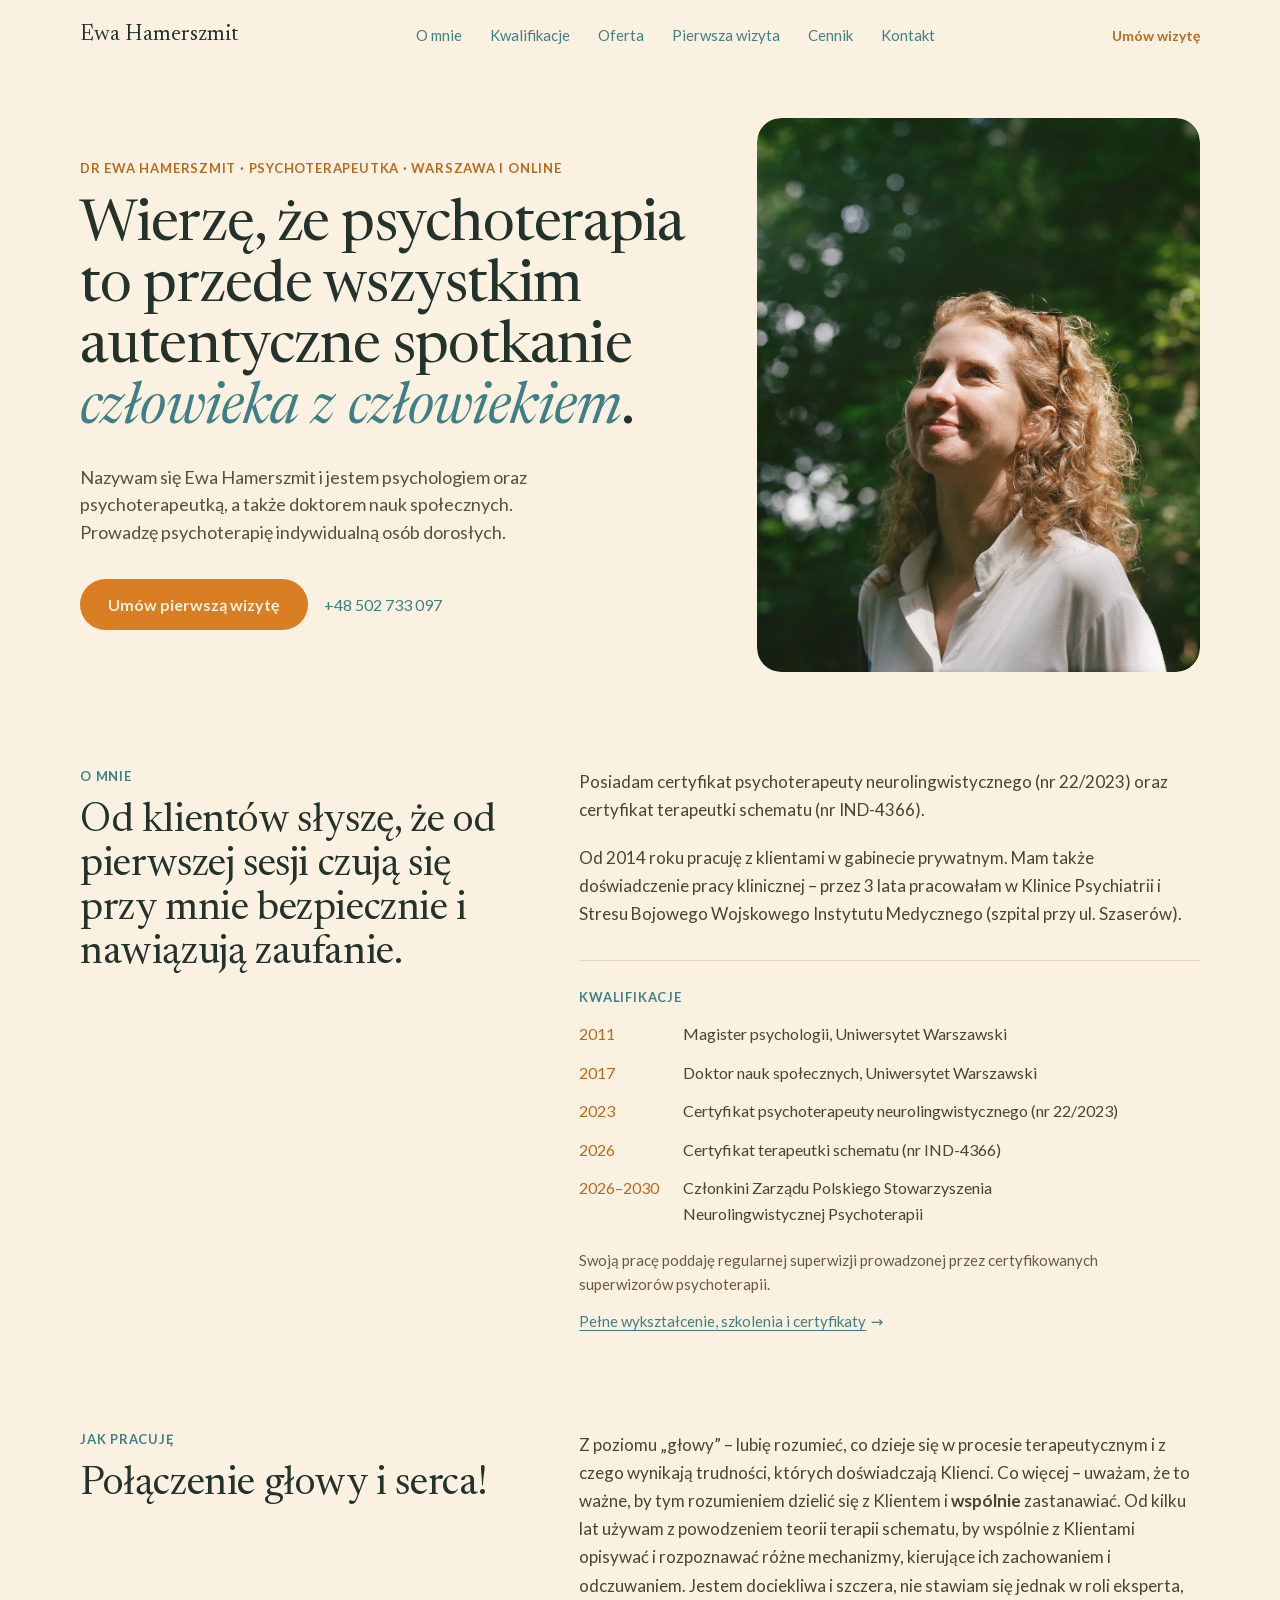
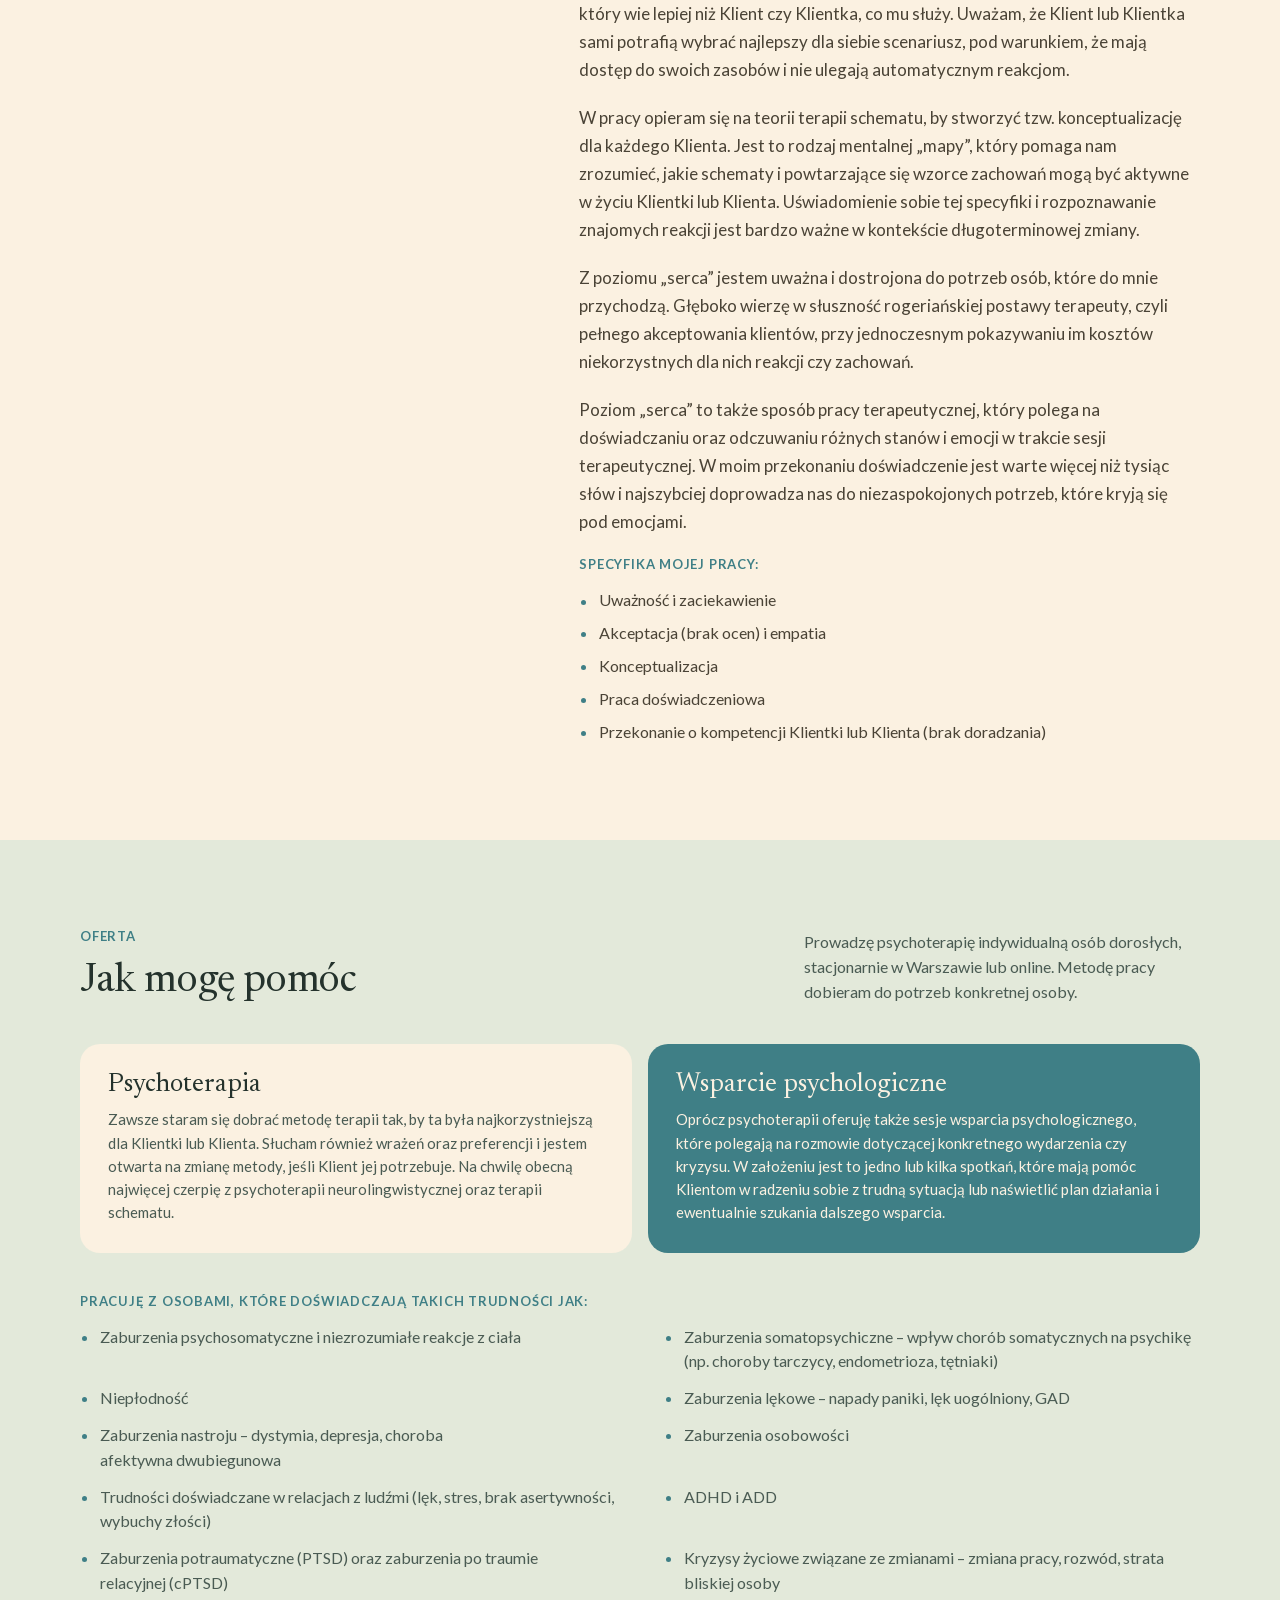
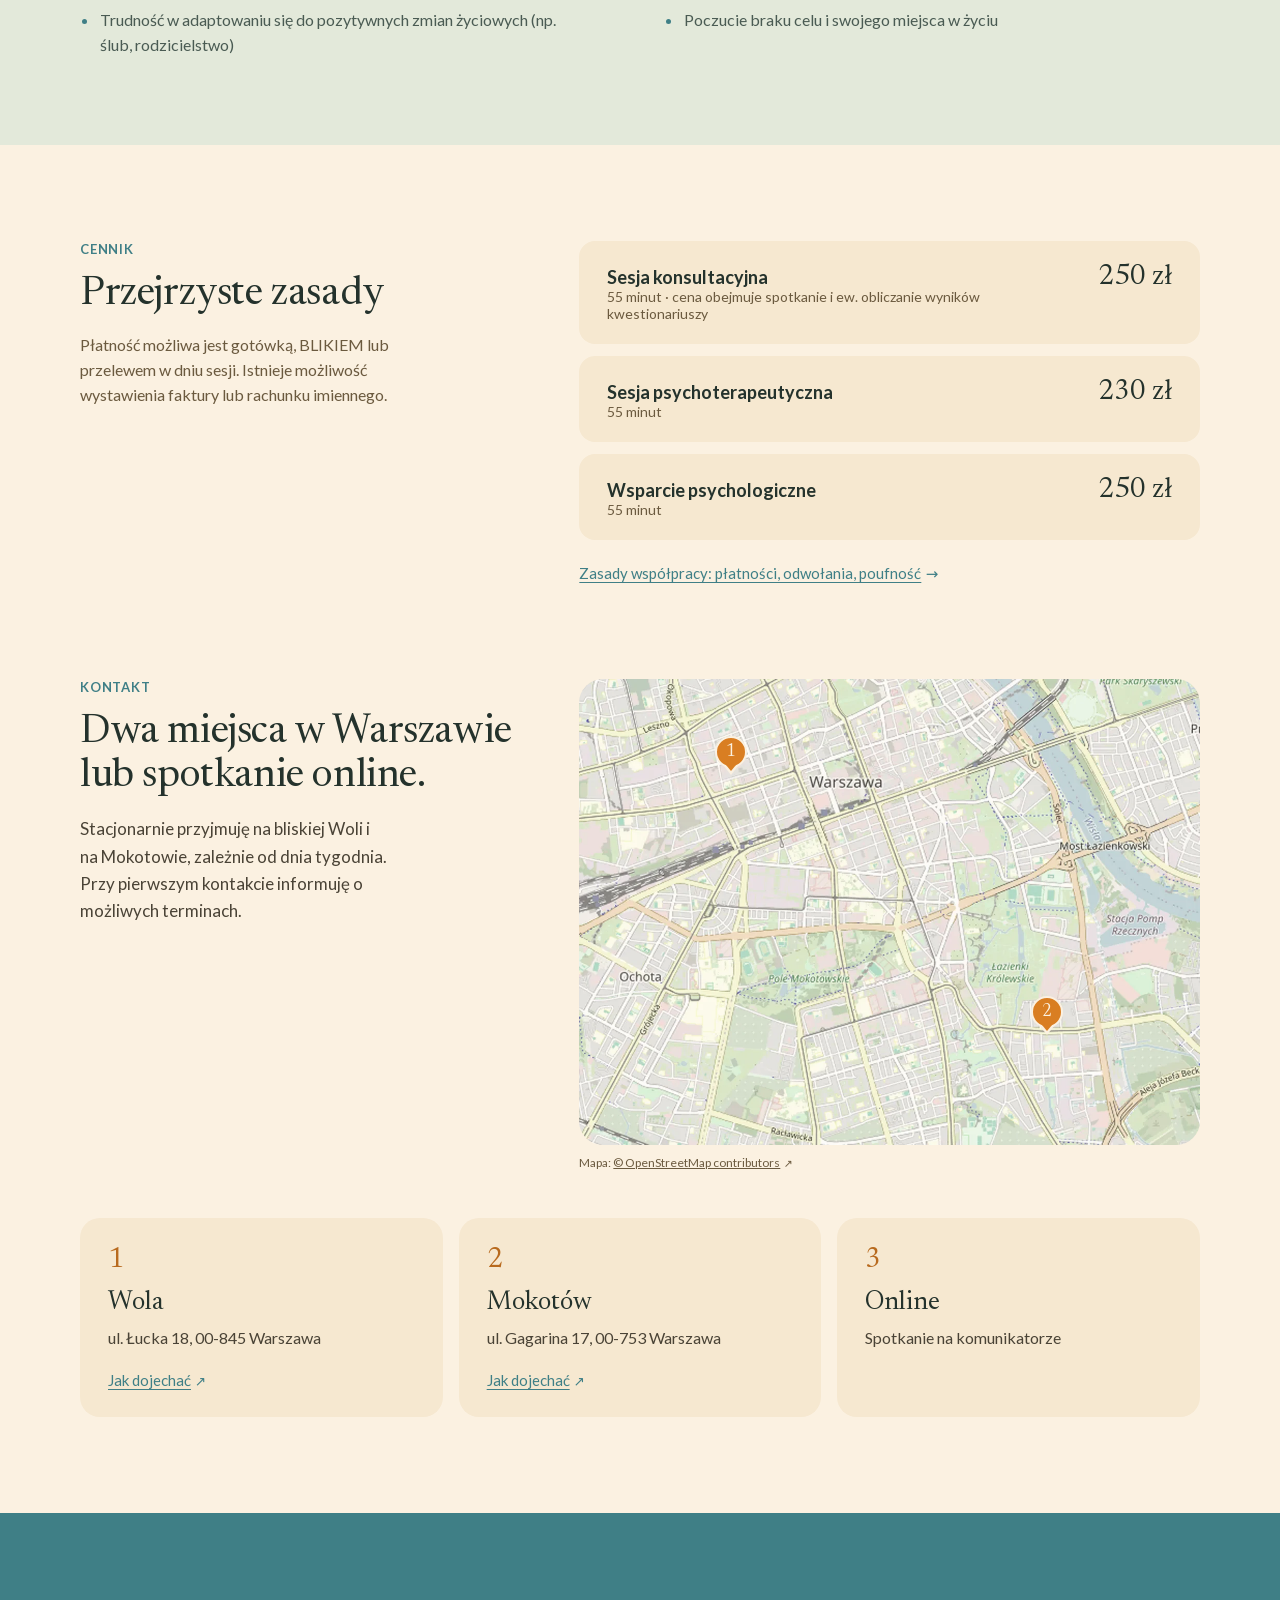
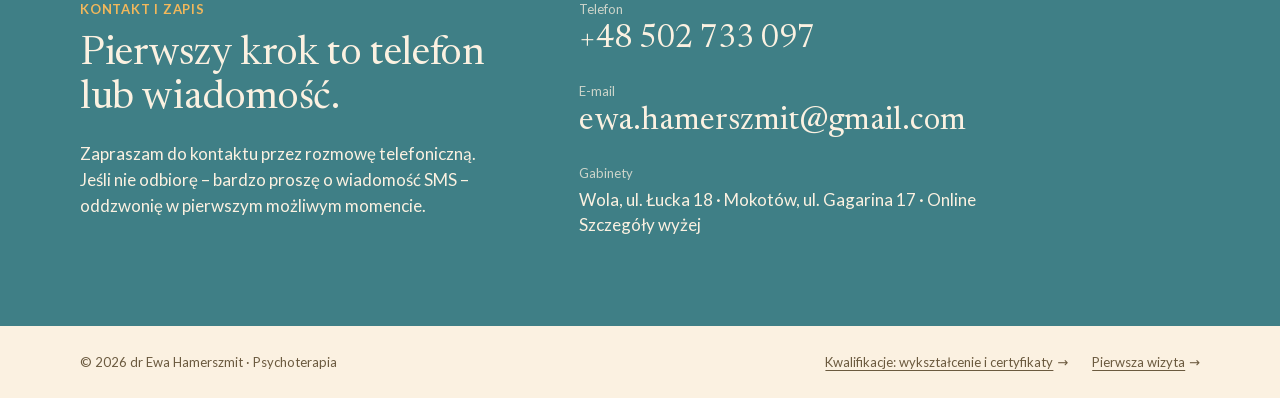
<file: index.html>
<!DOCTYPE html>
<html lang="pl">
<head>
<meta charset="utf-8">
<meta name="viewport" content="width=device-width, initial-scale=1">

<title>dr Ewa Hamerszmit — psychoterapeutka w Warszawie i online</title>
<meta name="description" content="Psychoterapia indywidualna osób dorosłych: terapia schematu i psychoterapia neurolingwistyczna. Dr Ewa Hamerszmit, psycholog i psychoterapeutka. Gabinety w Warszawie (Wola, Mokotów) i spotkania online.">

<link rel="canonical" href="https://ewa.hamerszmit.com/">

<meta property="og:type" content="website">
<meta property="og:locale" content="pl_PL">
<meta property="og:title" content="dr Ewa Hamerszmit — psychoterapeutka w Warszawie i online">
<meta property="og:description" content="Psychoterapia indywidualna osób dorosłych. Gabinety w Warszawie (Wola, Mokotów) i spotkania online.">
<meta property="og:url" content="https://ewa.hamerszmit.com/">
<meta property="og:image" content="https://ewa.hamerszmit.com/og-image.jpg">
<meta property="og:image:width" content="1200">
<meta property="og:image:height" content="630">
<meta name="twitter:card" content="summary_large_image">

<meta name="theme-color" content="#FBF1E1">
<link rel="icon" href="favicon.svg" type="image/svg+xml">

<link rel="preload" href="fonts/newsreader-latin.woff2" as="font" type="font/woff2" crossorigin>
<link rel="preload" href="fonts/lato-400-latin.woff2" as="font" type="font/woff2" crossorigin>
<link rel="preload" href="fonts/lato-400-latin-ext.woff2" as="font" type="font/woff2" crossorigin>
<link rel="stylesheet" href="css/fonts.css">
<link rel="stylesheet" href="css/styles.css">
<script src="js/nav.js" defer></script>

<!-- TODO: klientka — w JSON-LD do uzupełnienia: e-mail (domena), adresy obu gabinetów w "location" (ulica z numerem, kod pocztowy, współrzędne), domena -->
<script type="application/ld+json">
{
  "@context": "https://schema.org",
  "@type": ["MedicalBusiness", "LocalBusiness"],
  "@id": "https://ewa.hamerszmit.com/#gabinet",
  "name": "Ewa Hamerszmit — psychoterapia",
  "description": "Psychoterapia indywidualna osób dorosłych: terapia schematu i psychoterapia neurolingwistyczna. Dr Ewa Hamerszmit, psycholog i psychoterapeutka. Gabinety w Warszawie (Wola, Mokotów) i spotkania online.",
  "url": "https://ewa.hamerszmit.com/",
  "telephone": "+48502733097",
  "email": "ewa.hamerszmit@gmail.com",
  "founder": { "@id": "https://ewa.hamerszmit.com/#ewa-hamerszmit" },
  "employee": {
    "@type": "Person",
    "@id": "https://ewa.hamerszmit.com/#ewa-hamerszmit",
    "name": "Ewa Hamerszmit",
    "honorificPrefix": "dr",
    "jobTitle": "Psycholog, psychoterapeutka",
    "url": "https://ewa.hamerszmit.com/kwalifikacje.html",
    "telephone": "+48502733097",
    "alumniOf": { "@type": "CollegeOrUniversity", "name": "Uniwersytet Warszawski" },
    "hasCredential": [
      {
        "@type": "EducationalOccupationalCredential",
        "name": "Certyfikat psychoterapeuty neurolingwistycznego",
        "credentialCategory": "certyfikat",
        "identifier": "22/2023"
      },
      {
        "@type": "EducationalOccupationalCredential",
        "name": "Certyfikat terapeutki schematu",
        "credentialCategory": "certyfikat",
        "identifier": "IND-4366"
      }
    ],
    "memberOf": [
      { "@type": "Organization", "name": "Polskie Stowarzyszenie Neurolingwistycznej Psychoterapii" },
      { "@type": "Organization", "name": "International Society of Schema Therapy" }
    ],
    "knowsAbout": [
      "Psychoterapia neurolingwistyczna",
      "Terapia schematu",
      "Zaburzenia lękowe",
      "Depresja",
      "Zaburzenia potraumatyczne",
      "Zaburzenia psychosomatyczne",
      "Zaburzenia osobowości",
      "ADHD u dorosłych",
      "Niepłodność",
      "Kryzysy życiowe"
    ]
  },
  "location": [
    {
      "@type": "Place",
      "name": "Gabinet Wola",
      "address": {
        "@type": "PostalAddress",
        "streetAddress": "ul. Łucka 18",
        "addressLocality": "Warszawa",
        "postalCode": "00-845",
        "addressCountry": "PL"
      },
      "geo": { "@type": "GeoCoordinates", "latitude": 52.23269, "longitude": 20.98764 }
    },
    {
      "@type": "Place",
      "name": "Gabinet Mokotów",
      "address": {
        "@type": "PostalAddress",
        "streetAddress": "ul. Jurija Gagarina 17",
        "addressLocality": "Warszawa",
        "postalCode": "00-753",
        "addressCountry": "PL"
      },
      "geo": { "@type": "GeoCoordinates", "latitude": 52.20633, "longitude": 21.03996 }
    }
  ],
  "areaServed": [
    { "@type": "City", "name": "Warszawa" },
    { "@type": "Country", "name": "Polska" }
  ],
  "knowsAbout": [
    "Psychoterapia neurolingwistyczna",
    "Terapia schematu",
    "Wsparcie psychologiczne",
    "Zaburzenia lękowe",
    "Depresja",
    "Zaburzenia potraumatyczne",
    "Zaburzenia psychosomatyczne"
  ],
  "priceRange": "230–250 zł",
  "currenciesAccepted": "PLN",
  "paymentAccepted": "Gotówka, BLIK, przelew",
  "hasOfferCatalog": {
    "@type": "OfferCatalog",
    "name": "Cennik",
    "itemListElement": [
      {
        "@type": "Offer",
        "price": "250",
        "priceCurrency": "PLN",
        "itemOffered": { "@type": "Service", "name": "Sesja konsultacyjna", "description": "55 min; obejmuje ewentualne opracowanie kwestionariuszy" }
      },
      {
        "@type": "Offer",
        "price": "230",
        "priceCurrency": "PLN",
        "itemOffered": { "@type": "Service", "name": "Sesja psychoterapeutyczna", "description": "55 min; stacjonarnie w Warszawie lub online" }
      },
      {
        "@type": "Offer",
        "price": "250",
        "priceCurrency": "PLN",
        "itemOffered": { "@type": "Service", "name": "Wsparcie psychologiczne", "description": "55 min" }
      }
    ]
  }
}
</script>
</head>
<body>

<a class="skip-link" href="#tresc">Przejdź do treści</a>

<header>
  <nav class="nav wrap" id="nawigacja" aria-label="Główna nawigacja">
    <a class="nav__logo" href="#top">Ewa Hamerszmit</a>

    <ul class="nav__links" id="menu">
      <li><a href="#o-mnie">O mnie</a></li>
      <li><a href="kwalifikacje.html">Kwalifikacje</a></li>
      <li><a href="#oferta">Oferta</a></li>
      <li><a href="pierwsza-wizyta.html">Pierwsza wizyta</a></li>
      <li><a href="#cennik">Cennik</a></li>
      <li><a href="#gabinety">Kontakt</a></li>
    </ul>

    <div class="nav__actions">
      <a class="nav__cta" href="#kontakt">Umów wizytę</a>
      <!-- Przycisk menu mobilnego: odsłaniany przez js/nav.js (bez JS pozostaje ukryty) -->
      <button class="nav__toggle" type="button" aria-expanded="false" aria-controls="menu" hidden>
        <span class="nav__toggle-bars" aria-hidden="true"></span>
        <span class="visually-hidden">Menu</span>
      </button>
    </div>
  </nav>
</header>

<main id="tresc" tabindex="-1">

  <!-- ===== Hero ===== -->
  <section id="top" class="wrap g2 hero sec" aria-labelledby="hero-title">
    <div>
      <p class="eyebrow eyebrow--hero">DR EWA HAMERSZMIT · PSYCHOTERAPEUTKA · WARSZAWA I ONLINE</p>
      <h1 class="hero__title" id="hero-title">Wierzę, że psychoterapia to przede wszystkim autentyczne spotkanie <em>człowieka&nbsp;z człowiekiem</em>.</h1>
      <p class="hero__lead">Nazywam się Ewa Hamerszmit i jestem psychologiem oraz psychoterapeutką, a także doktorem nauk społecznych. Prowadzę psychoterapię indywidualną osób dorosłych.</p>
      <div class="hero__actions">
        <a class="btn" href="#kontakt">Umów pierwszą wizytę</a>
        <!-- TODO: klientka — potwierdzić, że numer BLIK to też numer kontaktowy -->
        <a class="hero__phone" href="tel:+48502733097">+48 502 733 097</a>
      </div>
    </div>
    <div class="hero__media">
      <div class="portrait portrait--hero">
        <img src="img/portret-hero.webp" alt="Ewa Hamerszmit, psychoterapeutka, portret" width="1000" height="1250" loading="eager" fetchpriority="high" decoding="async">
      </div>
    </div>
  </section>

  <!-- ===== O mnie (skrót; pełna wersja na podstronie kwalifikacje.html) ===== -->
  <section id="o-mnie" class="wrap g2 sec--bottom" aria-labelledby="o-mnie-title">
    <div>
      <p class="eyebrow">O MNIE</p>
      <h2 class="h2 about__title" id="o-mnie-title">Od klientów słyszę, że od pierwszej sesji czują się przy mnie bezpiecznie i nawiązują zaufanie.</h2>
    </div>
    <div class="about__body">
      <p>Posiadam certyfikat psychoterapeuty neurolingwistycznego (nr 22/2023) oraz certyfikat terapeutki schematu (nr IND-4366).</p>
      <!-- TODO: klientka — potwierdzić nazwę: w tekście źródłowym raz „Wojskowy”, raz „Warszawski Instytut Medyczny” -->
      <p>Od 2014 roku pracuję z klientami w gabinecie prywatnym. Mam także doświadczenie pracy klinicznej – przez 3 lata pracowałam w Klinice Psychiatrii i Stresu Bojowego Wojskowego Instytutu Medycznego (szpital przy ul. Szaserów).</p>
      <div class="edu">
        <h3 class="eyebrow" id="edu-title">KWALIFIKACJE</h3>
        <dl class="edu__list" aria-labelledby="edu-title">
          <dt>2011</dt>
          <dd>Magister psychologii, Uniwersytet Warszawski</dd>
          <dt>2017</dt>
          <dd>Doktor nauk społecznych, Uniwersytet Warszawski</dd>
          <dt>2023</dt>
          <dd>Certyfikat psychoterapeuty neurolingwistycznego (nr 22/2023)</dd>
          <dt>2026</dt>
          <dd>Certyfikat terapeutki schematu (nr IND-4366)</dd>
          <dt>2026–2030</dt>
          <dd>Członkini Zarządu Polskiego Stowarzyszenia Neurolingwistycznej Psychoterapii</dd>
        </dl>
        <p class="edu__note">Swoją pracę poddaję regularnej superwizji prowadzonej przez certyfikowanych superwizorów psychoterapii.</p>
        <a class="text-link link-page" href="kwalifikacje.html">Pełne wykształcenie, szkolenia i certyfikaty</a>
      </div>
    </div>
  </section>

  <!-- ===== Jak pracuję ===== -->
  <section id="jak-pracuje" class="wrap g2 sec--bottom" aria-labelledby="jak-pracuje-title">
    <div>
      <p class="eyebrow">JAK PRACUJĘ</p>
      <h2 class="h2 why__title" id="jak-pracuje-title">Połączenie głowy i&nbsp;serca!</h2>
    </div>
    <div class="about__body">
      <p>Z poziomu „głowy” – lubię rozumieć, co dzieje się w procesie terapeutycznym i z czego wynikają trudności, których doświadczają Klienci. Co więcej – uważam, że to ważne, by tym rozumieniem dzielić się z Klientem i <strong>wspólnie</strong> zastanawiać. Od kilku lat używam z powodzeniem teorii terapii schematu, by wspólnie z Klientami opisywać i rozpoznawać różne mechanizmy, kierujące ich zachowaniem i odczuwaniem. Jestem dociekliwa i szczera, nie stawiam się jednak w roli eksperta, który wie lepiej niż Klient czy Klientka, co mu służy. Uważam, że Klient lub Klientka sami potrafią wybrać najlepszy dla siebie scenariusz, pod warunkiem, że mają dostęp do swoich zasobów i nie ulegają automatycznym reakcjom.</p>
      <p>W pracy opieram się na teorii terapii schematu, by stworzyć tzw. konceptualizację dla każdego Klienta. Jest to rodzaj mentalnej „mapy”, który pomaga nam zrozumieć, jakie schematy i powtarzające się wzorce zachowań mogą być aktywne w życiu Klientki lub Klienta. Uświadomienie sobie tej specyfiki i rozpoznawanie znajomych reakcji jest bardzo ważne w kontekście długoterminowej zmiany.</p>
      <p>Z poziomu „serca” jestem uważna i dostrojona do potrzeb osób, które do mnie przychodzą. Głęboko wierzę w słuszność rogeriańskiej postawy terapeuty, czyli pełnego akceptowania klientów, przy jednoczesnym pokazywaniu im kosztów niekorzystnych dla nich reakcji czy zachowań. </p>
      <p>Poziom „serca” to także sposób pracy terapeutycznej, który polega na doświadczaniu oraz odczuwaniu różnych stanów i emocji w trakcie sesji terapeutycznej. W moim przekonaniu doświadczenie jest warte więcej niż tysiąc słów i najszybciej doprowadza nas do niezaspokojonych potrzeb, które kryją się pod emocjami.</p>
      <div>
        <h3 class="eyebrow" id="specyfika-title">Specyfika mojej pracy:</h3>
        <ul class="bullets" aria-labelledby="specyfika-title">
          <li>Uważność i zaciekawienie</li>
          <li>Akceptacja (brak ocen) i empatia</li>
          <li>Konceptualizacja</li>
          <li>Praca doświadczeniowa</li>
          <li>Przekonanie o kompetencji Klientki lub Klienta (brak doradzania)</li>
          
        </ul>
      </div>
    </div>
  </section>

  <!-- ===== Oferta (pas pełnej szerokości) ===== -->
  <section id="oferta" class="band band--mint" aria-labelledby="oferta-title">
    <div class="wrap">
      <div class="offer__head">
        <div>
          <p class="eyebrow">OFERTA</p>
          <h2 class="h2" id="oferta-title">Jak mogę pomóc</h2>
        </div>
        <p class="offer__intro">Prowadzę psychoterapię indywidualną osób dorosłych, stacjonarnie w Warszawie lub online. Metodę pracy dobieram do potrzeb konkretnej osoby.</p>
      </div>
      <ul class="offer offer--2">
        <li class="card">
          <h3 class="card__title">Psychoterapia</h3>
          <p class="card__text">Zawsze staram się dobrać metodę terapii tak, by ta była najkorzystniejszą dla Klientki lub Klienta. Słucham również wrażeń oraz preferencji i jestem otwarta na zmianę metody, jeśli Klient jej potrzebuje. Na chwilę obecną najwięcej czerpię z psychoterapii neurolingwistycznej oraz terapii schematu.</p>
        </li>
        <li class="card card--accent">
          <h3 class="card__title">Wsparcie psychologiczne</h3>
          <p class="card__text">Oprócz psychoterapii oferuję także sesje wsparcia psychologicznego, które polegają na rozmowie dotyczącej konkretnego wydarzenia czy kryzysu. W założeniu jest to jedno lub kilka spotkań, które mają pomóc Klientom w radzeniu sobie z trudną sytuacją lub naświetlić plan działania i ewentualnie szukania dalszego wsparcia.</p>
        </li>
      </ul>

      <div class="concerns">
        <h3 class="eyebrow" id="zagadnienia-title">Pracuję z osobami, które doświadczają takich trudności jak:</h3>
        <ul class="bullets bullets--2col" aria-labelledby="zagadnienia-title">
          <li>Zaburzenia psychosomatyczne i niezrozumiałe reakcje z ciała</li>
          <li>Zaburzenia somatopsychiczne – wpływ chorób somatycznych na psychikę (np. choroby tarczycy, endometrioza, tętniaki)
</li>
          <li>Niepłodność</li>
          <li>Zaburzenia lękowe – napady paniki, lęk uogólniony, GAD</li>
          <li>Zaburzenia nastroju – dystymia, depresja, choroba afektywna dwubiegunowa</li>
          <li>Zaburzenia osobowości</li>
          <li>Trudności doświadczane w relacjach z ludźmi (lęk, stres, brak asertywności, wybuchy złości)</li>
          <li>ADHD i ADD</li>
          <li>Zaburzenia potraumatyczne (PTSD) oraz zaburzenia po traumie relacyjnej (cPTSD)</li>
          <li>Kryzysy życiowe związane ze zmianami – zmiana pracy, rozwód, strata bliskiej osoby</li>
          <li>Trudność w adaptowaniu się do pozytywnych zmian życiowych (np. ślub, rodzicielstwo)</li>
          <li>Poczucie braku celu i swojego miejsca w życiu</li>
        </ul>
      </div>
    </div>
  </section>

  <!-- ===== Cennik ===== -->
  <section id="cennik" class="wrap g2 sec" aria-labelledby="cennik-title">
    <div>
      <p class="eyebrow">CENNIK</p>
      <h2 class="h2 pricing__title" id="cennik-title">Przejrzyste zasady</h2>
      <p class="pricing__note">Płatność możliwa jest gotówką, BLIKIEM lub przelewem w dniu sesji. Istnieje możliwość wystawienia faktury lub rachunku imiennego.</p>
    </div>
    <div>
      <ul class="prices">
        <li class="price">
          <div>
            <div class="price__name">Sesja konsultacyjna</div>
            <div class="price__meta">55 minut · cena obejmuje spotkanie i ew. obliczanie wyników kwestionariuszy</div>
          </div>
          <div class="price__amount">250 zł</div>
        </li>
        <li class="price">
          <div>
            <div class="price__name">Sesja psychoterapeutyczna</div>
            <div class="price__meta">55 minut</div>
          </div>
          <div class="price__amount">230 zł</div>
        </li>
        <li class="price">
          <div>
            <div class="price__name">Wsparcie psychologiczne</div>
            <div class="price__meta">55 minut</div>
          </div>
          <div class="price__amount">250 zł</div>
        </li>
      </ul>
      <a class="text-link link-page" href="pierwsza-wizyta.html">Zasady współpracy: płatności, odwołania, poufność</a>
    </div>
  </section>

  <!-- ===== Kontakt: gabinety i online (id „gabinety” zostaje; link „Kontakt” w menu prowadzi tutaj) ===== -->
  <section id="gabinety" class="wrap sec--bottom" aria-labelledby="gabinety-title">
    <div class="g2 places__head">
      <div>
        <p class="eyebrow">KONTAKT</p>
        <h2 class="h2 places__title" id="gabinety-title">Dwa miejsca w&nbsp;Warszawie lub spotkanie online.</h2>
        <p class="places__intro">Stacjonarnie przyjmuję na bliskiej Woli i na Mokotowie, zależnie od dnia tygodnia. Przy pierwszym kontakcie informuję o możliwych terminach.</p>
      </div>
      <figure class="map">
        <div class="map__frame">
          <!-- Statyczna mapa z kafelków OpenStreetMap, generowana skryptem scripts/make-map.py.
               Pozycje pinezek (--x/--y) wypisuje ten skrypt; po zmianie adresu przegenerować mapę i przekleić wartości. -->
          <img src="img/mapa-warszawa.webp" alt="Mapa centrum Warszawy z zaznaczonymi gabinetami: 1 na Woli przy ul. Łuckiej 18, 2 na Mokotowie przy ul. Gagarina 17" width="1200" height="900" loading="lazy" decoding="async">
          <a class="pin" href="#gabinet-1" style="--x:24.5%;--y:20.6%" aria-label="Gabinet 1, Wola, ul. Łucka 18">1</a>
          <a class="pin" href="#gabinet-2" style="--x:75.3%;--y:76.3%" aria-label="Gabinet 2, Mokotów, ul. Gagarina 17">2</a>
        </div>
        <figcaption class="map__credit">Mapa: <a class="link-ext" href="https://www.openstreetmap.org/copyright" rel="noopener">© OpenStreetMap contributors</a></figcaption>
      </figure>
    </div>

    <ul class="places">
      <li class="place" id="gabinet-1">
        <span class="place__num" aria-hidden="true">1</span>
        <h3 class="place__title">Wola</h3>
        <address class="place__address">ul. Łucka 18, 00-845 Warszawa</address>
        <a class="place__link link-ext" href="https://www.google.com/maps/search/?api=1&amp;query=%C5%81ucka%2018%2C%2000-845%20Warszawa" target="_blank" rel="noopener">Jak dojechać<span class="visually-hidden"> do gabinetu na Woli (otwiera się w nowej karcie)</span></a>
      </li>
      <li class="place" id="gabinet-2">
        <span class="place__num" aria-hidden="true">2</span>
        <h3 class="place__title">Mokotów</h3>
        <address class="place__address">ul. Gagarina 17, 00-753 Warszawa</address>
        <a class="place__link link-ext" href="https://www.google.com/maps/search/?api=1&amp;query=Gagarina%2017%2C%2000-753%20Warszawa" target="_blank" rel="noopener">Jak dojechać<span class="visually-hidden"> do gabinetu na Mokotowie (otwiera się w nowej karcie)</span></a>
      </li>
      <li class="place" id="gabinet-online">
        <span class="place__num" aria-hidden="true">3</span>
        <h3 class="place__title">Online</h3>
        <p class="place__address">Spotkanie na komunikatorze</p>
      </li>
    </ul>
  </section>

  <!--
    ===== Opinie =====
    Sekcja UKRYTA CELOWO (atrybut hidden). Kodeksy etyczne psychoterapeutów są sceptyczne
    wobec publikowania opinii pacjentów. Jeśli klientka ma pisemne zgody i chce pokazać
    opinie, wystarczy usunąć atrybut hidden z <section> poniżej (i podmienić treści).
  -->
  <section id="opinie" class="wrap sec--bottom" aria-labelledby="opinie-title" hidden>
    <h2 class="eyebrow reviews__label" id="opinie-title">OPINIE</h2>
    <div class="reviews">
      <!-- TODO: klientka — treść i podpis opinii (1/3) -->
      <figure class="review">
        <blockquote>„Placeholder opinii — dwa, trzy zdania o tym, co zmieniło się dzięki terapii.”</blockquote>
        <figcaption>— M., 34 lata</figcaption>
      </figure>
      <!-- TODO: klientka — treść i podpis opinii (2/3) -->
      <figure class="review">
        <blockquote>„Placeholder opinii — o atmosferze spotkań i poczuciu bezpieczeństwa.”</blockquote>
        <figcaption>— K., 41 lat</figcaption>
      </figure>
      <!-- TODO: klientka — treść i podpis opinii (3/3) -->
      <figure class="review">
        <blockquote>„Placeholder opinii — o konkretnych narzędziach, które zostały na dłużej.”</blockquote>
        <figcaption>— A., 29 lat</figcaption>
      </figure>
    </div>
  </section>

  <!-- ===== Kontakt (pas pełnej szerokości) ===== -->
  <section id="kontakt" class="band band--teal" aria-labelledby="kontakt-title">
    <div class="wrap g2">
      <div>
        <p class="eyebrow eyebrow--on-teal">KONTAKT I ZAPIS</p>
        <h2 class="h2 contact__title" id="kontakt-title">Pierwszy krok to telefon lub&nbsp;wiadomość.</h2>
        <p class="contact__intro">Zapraszam do kontaktu przez rozmowę telefoniczną. Jeśli nie odbiorę – bardzo proszę o wiadomość SMS – oddzwonię w pierwszym możliwym momencie.</p>
      </div>
      <address class="contact__list">
        <div>
          <div class="contact__label">Telefon</div>
          <!-- TODO: klientka — potwierdzić, że numer BLIK to też numer kontaktowy -->
          <a class="contact__link" href="tel:+48502733097">+48 502 733 097</a>
        </div>
        <div>
          <div class="contact__label">E-mail</div>
          <a class="contact__link contact__link--mail" href="mailto:ewa.hamerszmit@gmail.com">ewa.hamerszmit<wbr>@gmail.com</a>
        </div>
        <div>
          <div class="contact__label">Gabinety</div>
          <div class="contact__address">Wola, ul. Łucka 18 · Mokotów, ul. Gagarina 17 · Online<br><a class="contact__more" href="#gabinety">Szczegóły wyżej</a></div>
        </div>
      </address>
    </div>
  </section>

</main>

<footer class="footer">
  <span>© 2026 dr Ewa Hamerszmit · Psychoterapia</span>
  <nav class="footer__links" aria-label="Więcej informacji">
    <a class="link-page" href="kwalifikacje.html">Kwalifikacje: wykształcenie i certyfikaty</a>
    <a class="link-page" href="pierwsza-wizyta.html">Pierwsza wizyta</a>
  </nav>
</footer>

</body>
</html>
</file>
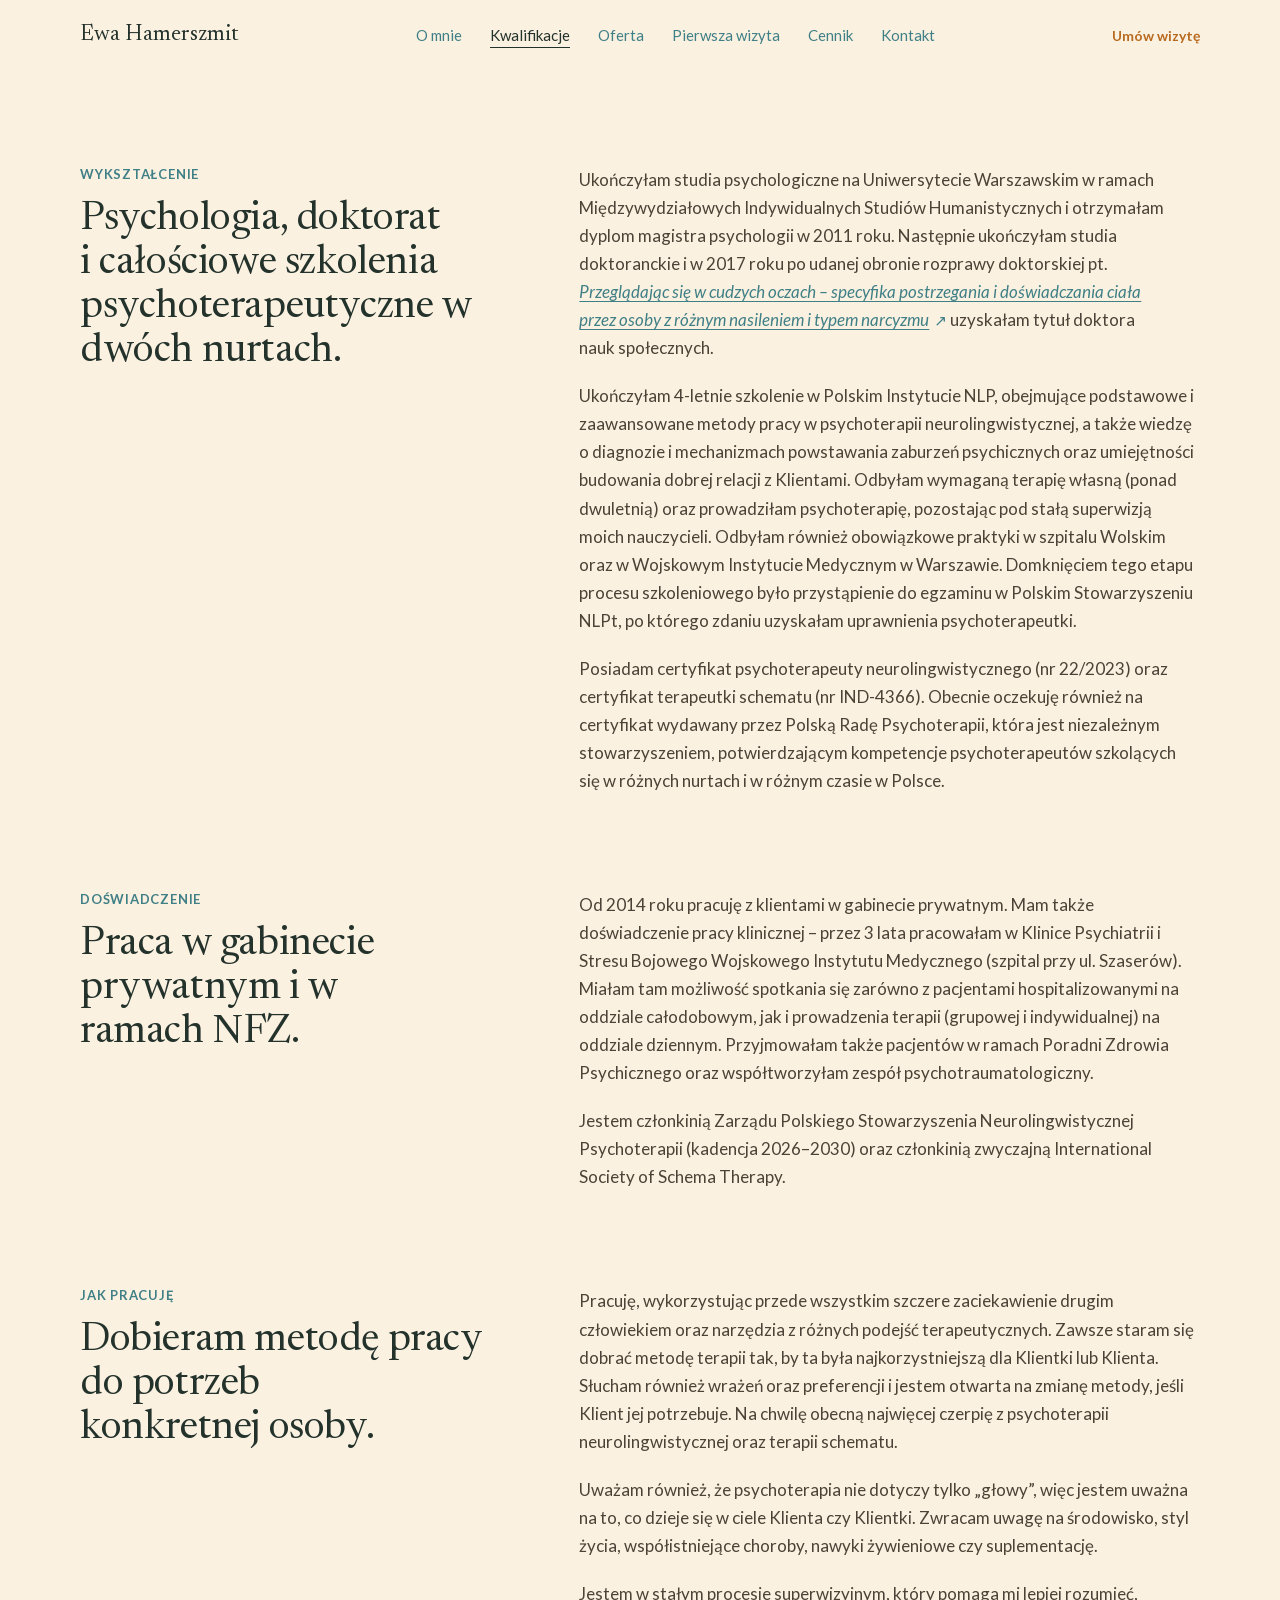
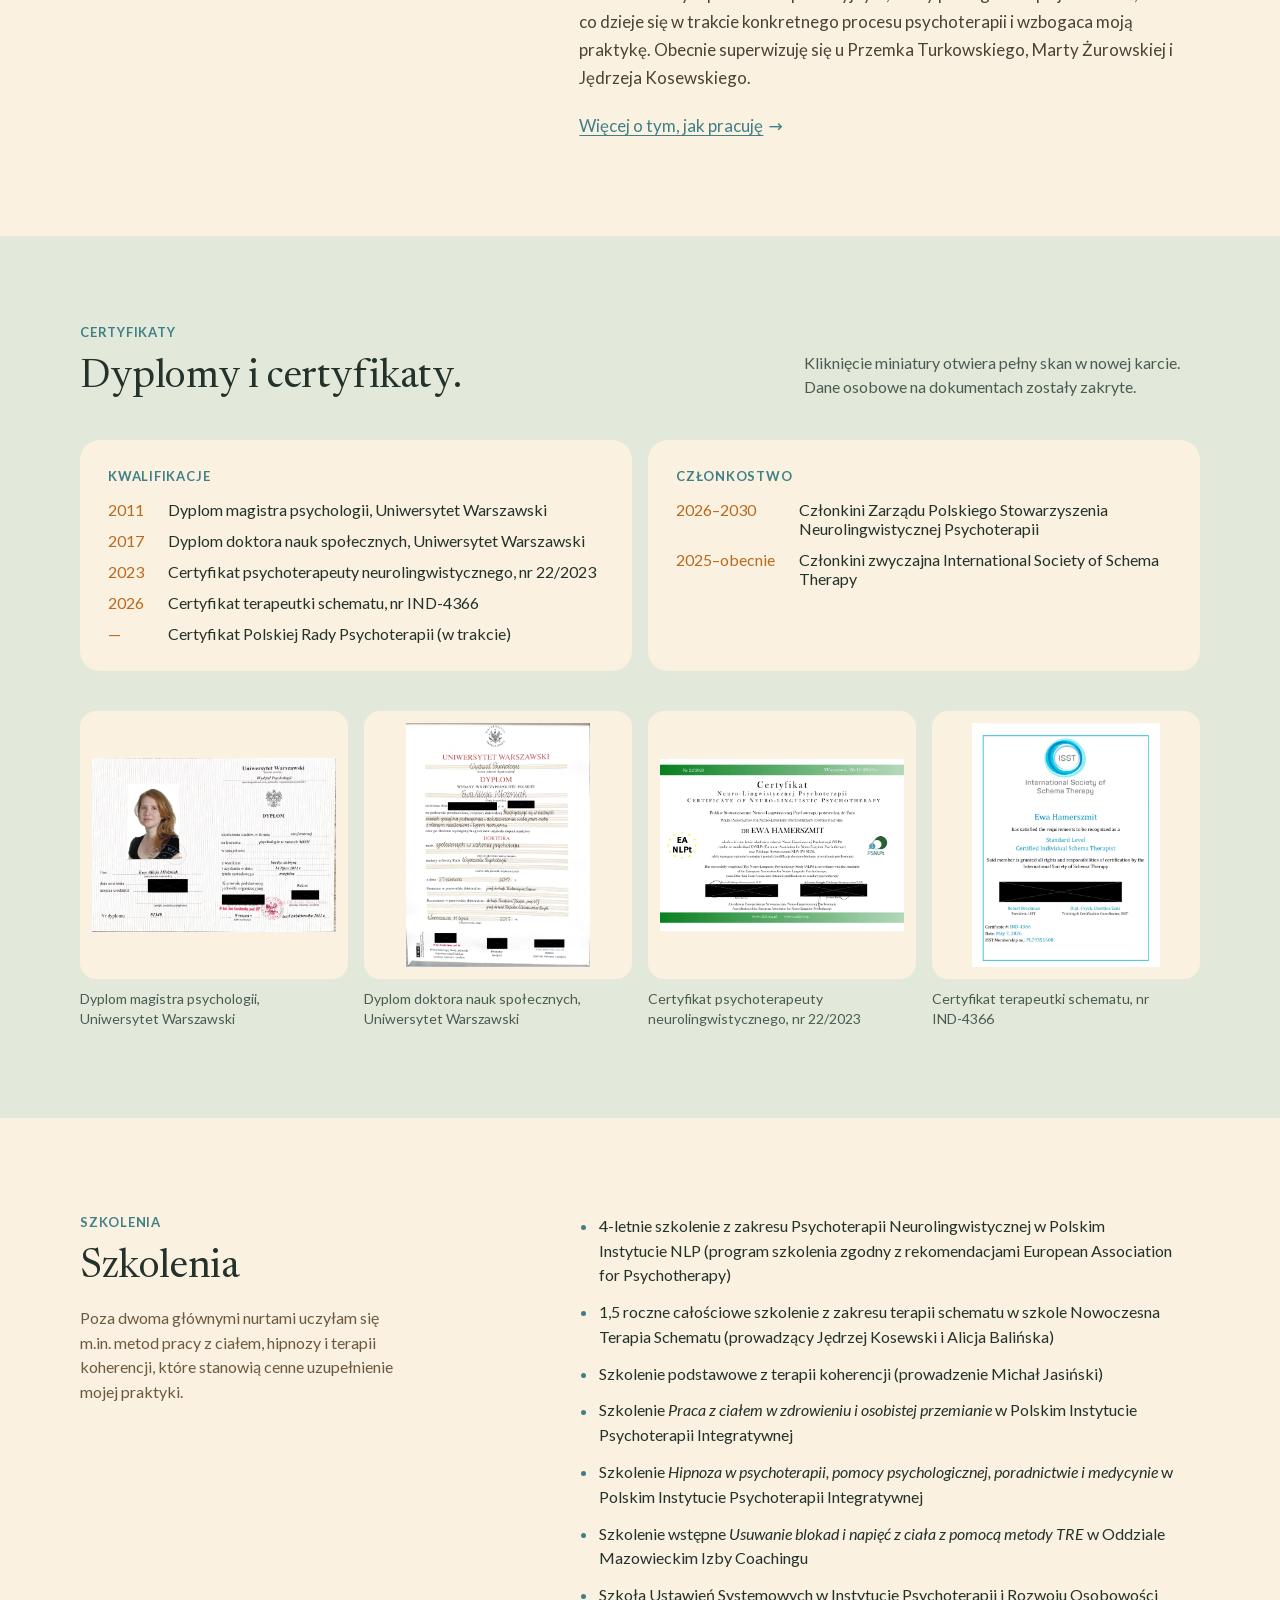
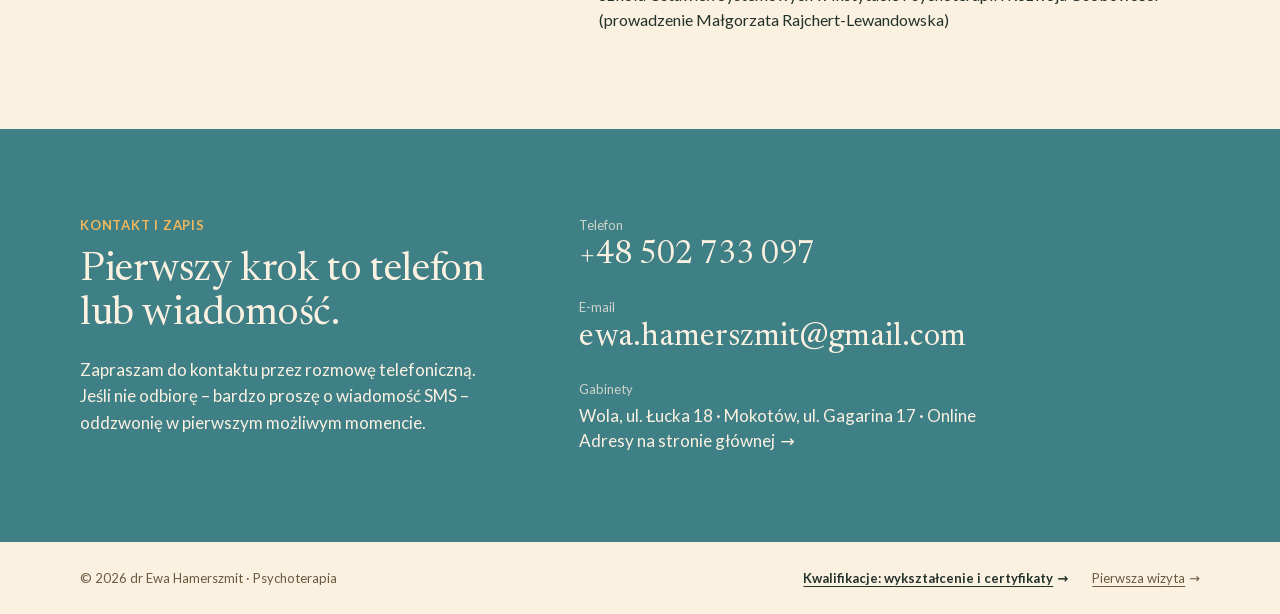
<file: kwalifikacje.html>
<!DOCTYPE html>
<html lang="pl">
<head>
<meta charset="utf-8">
<meta name="viewport" content="width=device-width, initial-scale=1">

<title>Kwalifikacje — dr Ewa Hamerszmit, psycholog i psychoterapeutka</title>
<meta name="description" content="Wykształcenie, certyfikaty, szkolenia i doświadczenie kliniczne dr Ewy Hamerszmit, psycholog i psychoterapeutki (psychoterapia neurolingwistyczna, terapia schematu). Warszawa i online.">

<link rel="canonical" href="https://ewa.hamerszmit.com/kwalifikacje.html">

<meta property="og:type" content="profile">
<meta property="og:locale" content="pl_PL">
<meta property="og:title" content="Kwalifikacje — dr Ewa Hamerszmit, psycholog i psychoterapeutka">
<meta property="og:description" content="Wykształcenie, certyfikaty, szkolenia i doświadczenie kliniczne. Psychoterapia neurolingwistyczna i terapia schematu, Warszawa i online.">
<meta property="og:url" content="https://ewa.hamerszmit.com/kwalifikacje.html">
<meta property="og:image" content="https://ewa.hamerszmit.com/og-image.jpg">
<meta property="og:image:width" content="1200">
<meta property="og:image:height" content="630">
<meta name="twitter:card" content="summary_large_image">

<meta name="theme-color" content="#FBF1E1">
<link rel="icon" href="favicon.svg" type="image/svg+xml">

<link rel="preload" href="fonts/newsreader-latin.woff2" as="font" type="font/woff2" crossorigin>
<link rel="preload" href="fonts/lato-400-latin.woff2" as="font" type="font/woff2" crossorigin>
<link rel="preload" href="fonts/lato-400-latin-ext.woff2" as="font" type="font/woff2" crossorigin>
<link rel="stylesheet" href="css/fonts.css">
<link rel="stylesheet" href="css/styles.css">
<script src="js/nav.js" defer></script>

<script type="application/ld+json">
{
  "@context": "https://schema.org",
  "@type": "ProfilePage",
  "url": "https://ewa.hamerszmit.com/kwalifikacje.html",
  "name": "Kwalifikacje — dr Ewa Hamerszmit",
  "inLanguage": "pl",
  "mainEntity": {
    "@type": "Person",
    "@id": "https://ewa.hamerszmit.com/#ewa-hamerszmit",
    "name": "Ewa Hamerszmit",
    "honorificPrefix": "dr",
    "jobTitle": "Psycholog, psychoterapeutka",
    "worksFor": { "@id": "https://ewa.hamerszmit.com/#gabinet" },
    "alumniOf": { "@type": "CollegeOrUniversity", "name": "Uniwersytet Warszawski" },
    "hasCredential": [
      {
        "@type": "EducationalOccupationalCredential",
        "name": "Certyfikat psychoterapeuty neurolingwistycznego",
        "credentialCategory": "certyfikat",
        "identifier": "22/2023"
      },
      {
        "@type": "EducationalOccupationalCredential",
        "name": "Certyfikat terapeutki schematu",
        "credentialCategory": "certyfikat",
        "identifier": "IND-4366"
      }
    ],
    "memberOf": [
      { "@type": "Organization", "name": "Polskie Stowarzyszenie Neurolingwistycznej Psychoterapii" },
      { "@type": "Organization", "name": "International Society of Schema Therapy" }
    ],
    "knowsAbout": ["Psychoterapia neurolingwistyczna", "Terapia schematu"]
  }
}
</script>
</head>
<body>

<a class="skip-link" href="#tresc">Przejdź do treści</a>

<header>
  <nav class="nav wrap" id="nawigacja" aria-label="Główna nawigacja">
    <a class="nav__logo" href="index.html">Ewa Hamerszmit</a>

    <ul class="nav__links" id="menu">
      <li><a href="index.html#o-mnie">O mnie</a></li>
      <li><a href="kwalifikacje.html" aria-current="page">Kwalifikacje</a></li>
      <li><a href="index.html#oferta">Oferta</a></li>
      <li><a href="pierwsza-wizyta.html">Pierwsza wizyta</a></li>
      <li><a href="index.html#cennik">Cennik</a></li>
      <li><a href="index.html#gabinety">Kontakt</a></li>
    </ul>

    <div class="nav__actions">
      <a class="nav__cta" href="index.html#kontakt">Umów wizytę</a>
      <!-- Przycisk menu mobilnego: odsłaniany przez js/nav.js (bez JS pozostaje ukryty) -->
      <button class="nav__toggle" type="button" aria-expanded="false" aria-controls="menu" hidden>
        <span class="nav__toggle-bars" aria-hidden="true"></span>
        <span class="visually-hidden">Menu</span>
      </button>
    </div>
  </nav>
</header>

<main id="tresc" tabindex="-1">

  <h1 class="visually-hidden">Kwalifikacje: dr Ewa Hamerszmit, psycholog i psychoterapeutka</h1>
  <!-- ===== Wykształcenie ===== -->
  <section id="wyksztalcenie" class="wrap g2 sec" aria-labelledby="wyksztalcenie-title">
    <div>
      <p class="eyebrow">WYKSZTAŁCENIE</p>
      <h2 class="h2 why__title" id="wyksztalcenie-title">Psychologia, doktorat i&nbsp;całościowe szkolenia psychoterapeutyczne w dwóch nurtach.</h2>
    </div>
    <div class="about__body">
      <p>Ukończyłam studia psychologiczne na Uniwersytecie Warszawskim w ramach Międzywydziałowych Indywidualnych Studiów Humanistycznych i otrzymałam dyplom magistra psychologii w 2011 roku. Następnie ukończyłam studia doktoranckie i w 2017 roku po udanej obronie rozprawy doktorskiej pt. <a class="link-ext" href="https://psych.strony.uw.edu.pl/wp-content/uploads/sites/98/2017/01/Streszczenie-27.pdf" rel="noopener"><cite>Przeglądając się w cudzych oczach – specyfika postrzegania i doświadczania ciała przez osoby z różnym nasileniem i typem narcyzmu</cite></a> uzyskałam tytuł doktora nauk społecznych.</p>
      <p>Ukończyłam 4-letnie szkolenie w Polskim Instytucie NLP, obejmujące podstawowe i zaawansowane metody pracy w psychoterapii neurolingwistycznej, a także wiedzę o diagnozie i mechanizmach powstawania zaburzeń psychicznych oraz umiejętności budowania dobrej relacji z Klientami. Odbyłam wymaganą terapię własną (ponad dwuletnią) oraz prowadziłam psychoterapię, pozostając pod stałą superwizją moich nauczycieli. Odbyłam również obowiązkowe praktyki w szpitalu Wolskim oraz w Wojskowym Instytucie Medycznym w Warszawie. Domknięciem tego etapu procesu szkoleniowego było przystąpienie do egzaminu w Polskim Stowarzyszeniu NLPt, po którego zdaniu uzyskałam uprawnienia psychoterapeutki.</p>
      <p>Posiadam certyfikat psychoterapeuty neurolingwistycznego (nr 22/2023) oraz certyfikat terapeutki schematu (nr IND-4366). Obecnie oczekuję również na certyfikat wydawany przez Polską Radę Psychoterapii, która jest niezależnym stowarzyszeniem, potwierdzającym kompetencje psychoterapeutów szkolących się w różnych nurtach i w różnym czasie w Polsce.</p>
    </div>
  </section>

  <!-- ===== Doświadczenie ===== -->
  <section id="doswiadczenie" class="wrap g2 sec--bottom" aria-labelledby="praktyka-title">
    <div>
      <p class="eyebrow">DOŚWIADCZENIE</p>
      <h2 class="h2 why__title" id="praktyka-title">Praca w gabinecie prywatnym i w ramach NFZ.</h2>
    </div>
    <div class="about__body">
      <!-- TODO: klientka — potwierdzić nazwę: w tekście źródłowym raz „Wojskowy”, raz „Warszawski Instytut Medyczny” (szpital przy ul. Szaserów to Wojskowy Instytut Medyczny) -->
      <p>Od 2014 roku pracuję z klientami w gabinecie prywatnym. Mam także doświadczenie pracy klinicznej – przez 3 lata pracowałam w Klinice Psychiatrii i Stresu Bojowego Wojskowego Instytutu Medycznego (szpital przy ul. Szaserów). Miałam tam możliwość spotkania się zarówno z pacjentami hospitalizowanymi na oddziale całodobowym, jak i prowadzenia terapii (grupowej i indywidualnej) na oddziale dziennym. Przyjmowałam także pacjentów w ramach Poradni Zdrowia Psychicznego oraz współtworzyłam zespół psychotraumatologiczny.</p>
      <p>Jestem członkinią Zarządu Polskiego Stowarzyszenia Neurolingwistycznej Psychoterapii (kadencja 2026–2030) oraz członkinią zwyczajną International Society of Schema Therapy.</p>
    </div>
  </section>

  <!-- ===== Jak pracuję ===== -->
  <section id="jak-pracuje" class="wrap g2 sec--bottom" aria-labelledby="jak-pracuje-title">
    <div>
      <p class="eyebrow">JAK PRACUJĘ</p>
      <h2 class="h2 why__title" id="jak-pracuje-title">Dobieram metodę pracy do potrzeb konkretnej&nbsp;osoby.</h2>
    </div>
    <div class="about__body">
      <p>Pracuję, wykorzystując przede wszystkim szczere zaciekawienie drugim człowiekiem oraz narzędzia z różnych podejść terapeutycznych. Zawsze staram się dobrać metodę terapii tak, by ta była najkorzystniejszą dla Klientki lub Klienta. Słucham również wrażeń oraz preferencji i jestem otwarta na zmianę metody, jeśli Klient jej potrzebuje. Na chwilę obecną najwięcej czerpię z psychoterapii neurolingwistycznej oraz terapii schematu.</p>
      <p>Uważam również, że psychoterapia nie dotyczy tylko „głowy”, więc jestem uważna na to, co dzieje się w ciele Klienta czy Klientki. Zwracam uwagę na środowisko, styl życia, współistniejące choroby, nawyki żywieniowe czy suplementację.</p>
      <p>Jestem w stałym procesie superwizyjnym, który pomaga mi lepiej rozumieć, co dzieje się w trakcie konkretnego procesu psychoterapii i wzbogaca moją praktykę. Obecnie superwizuję się u Przemka Turkowskiego, Marty Żurowskiej i Jędrzeja Kosewskiego.</p>
      <p><a class="link-page" href="index.html#jak-pracuje">Więcej o tym, jak pracuję</a></p>
    </div>
  </section>

  <!-- ===== Dyplomy i certyfikaty (pas pełnej szerokości, jak Oferta) ===== -->
  <section id="certyfikaty" class="band band--mint" aria-labelledby="certyfikaty-title">
    <div class="wrap">
      <div class="offer__head">
        <div>
          <p class="eyebrow">CERTYFIKATY</p>
          <h2 class="h2" id="certyfikaty-title">Dyplomy i&nbsp;certyfikaty.</h2>
        </div>
        <p class="offer__intro">Kliknięcie miniatury otwiera pełny skan w nowej karcie. Dane osobowe na dokumentach zostały zakryte.</p>
      </div>

      <div class="offer offer--2">
        <div class="card">
          <h3 class="eyebrow" id="kwalifikacje-title">KWALIFIKACJE</h3>
          <dl class="edu__list" aria-labelledby="kwalifikacje-title">
            <dt>2011</dt>
            <dd>Dyplom magistra psychologii, Uniwersytet Warszawski</dd>
            <dt>2017</dt>
            <dd>Dyplom doktora nauk społecznych, Uniwersytet Warszawski</dd>
            <dt>2023</dt>
            <dd>Certyfikat psychoterapeuty neurolingwistycznego, nr 22/2023</dd>
            <dt>2026</dt>
            <dd>Certyfikat terapeutki schematu, nr IND-4366</dd>
            <!-- TODO: klientka — certyfikat Polskiej Rady Psychoterapii: po otrzymaniu wpisać rok i numer, dodać skan do galerii -->
            <dt>—</dt>
            <dd>Certyfikat Polskiej Rady Psychoterapii (w trakcie)</dd>
          </dl>
        </div>
        <div class="card">
          <h3 class="eyebrow" id="czlonkostwo-title">CZŁONKOSTWO</h3>
          <dl class="edu__list" aria-labelledby="czlonkostwo-title">
            <dt>2026–2030</dt>
            <dd>Członkini Zarządu Polskiego Stowarzyszenia Neurolingwistycznej Psychoterapii</dd>
            <dt>2025–obecnie</dt>
            <dd>Członkini zwyczajna International Society of Schema Therapy</dd>
          </dl>
        </div>
      </div>

      <!-- Skany: WebP spłaszczone z PDF-ów (zakrycia wtopione w obraz, bez metadanych). Oryginałów PDF nie dodawać do repo. -->
      <ul class="certs">
        <li>
          <figure class="cert">
            <a class="cert__thumb" href="img/certyfikaty/dyplom-magistra.webp" target="_blank" rel="noopener">
              <img src="img/certyfikaty/dyplom-magistra.webp" alt="" width="1600" height="1141" loading="lazy" decoding="async">
              <span class="visually-hidden">Skan: dyplom magistra psychologii (otwiera się w nowej karcie)</span>
            </a>
            <figcaption>Dyplom magistra psychologii, Uniwersytet Warszawski</figcaption>
          </figure>
        </li>
        <li>
          <figure class="cert">
            <a class="cert__thumb" href="img/certyfikaty/dyplom-doktora.webp" target="_blank" rel="noopener">
              <img src="img/certyfikaty/dyplom-doktora.webp" alt="" width="1207" height="1600" loading="lazy" decoding="async">
              <span class="visually-hidden">Skan: dyplom doktora nauk społecznych (otwiera się w nowej karcie)</span>
            </a>
            <figcaption>Dyplom doktora nauk społecznych, Uniwersytet Warszawski</figcaption>
          </figure>
        </li>
        <li>
          <figure class="cert">
            <a class="cert__thumb" href="img/certyfikaty/certyfikat-nlpt.webp" target="_blank" rel="noopener">
              <img src="img/certyfikaty/certyfikat-nlpt.webp" alt="" width="1600" height="1130" loading="lazy" decoding="async">
              <span class="visually-hidden">Skan: certyfikat psychoterapeuty neurolingwistycznego (otwiera się w nowej karcie)</span>
            </a>
            <figcaption>Certyfikat psychoterapeuty neurolingwistycznego, nr 22/2023</figcaption>
          </figure>
        </li>
        <li>
          <figure class="cert">
            <a class="cert__thumb" href="img/certyfikaty/certyfikat-terapia-schematu.webp" target="_blank" rel="noopener">
              <img src="img/certyfikaty/certyfikat-terapia-schematu.webp" alt="" width="1236" height="1600" loading="lazy" decoding="async">
              <span class="visually-hidden">Skan: certyfikat terapeutki schematu (otwiera się w nowej karcie)</span>
            </a>
            <figcaption>Certyfikat terapeutki schematu, nr IND-4366</figcaption>
          </figure>
        </li>
      </ul>
    </div>
  </section>

  <!-- ===== Szkolenia ===== -->
  <section id="szkolenia" class="wrap g2 sec" aria-labelledby="szkolenia-title">
    <div>
      <p class="eyebrow">SZKOLENIA</p>
      <h2 class="h2 why__title" id="szkolenia-title">Szkolenia</h2>
      <p class="why__note">Poza dwoma głównymi nurtami uczyłam się m.in. metod pracy z ciałem, hipnozy i terapii koherencji, które stanowią cenne uzupełnienie mojej praktyki.</p>
    </div>
    <ul class="bullets">
      <li>4-letnie szkolenie z zakresu Psychoterapii Neurolingwistycznej w Polskim Instytucie NLP (program szkolenia zgodny z rekomendacjami European Association for Psychotherapy)</li>
      <li>1,5 roczne całościowe szkolenie z zakresu terapii schematu w szkole Nowoczesna Terapia Schematu (prowadzący Jędrzej Kosewski i Alicja Balińska)</li>
      <li>Szkolenie podstawowe z terapii koherencji (prowadzenie Michał Jasiński)</li>
      <li>Szkolenie <cite>Praca z ciałem w zdrowieniu i osobistej przemianie</cite> w Polskim Instytucie Psychoterapii Integratywnej</li>

      <li>Szkolenie <cite>Hipnoza w psychoterapii, pomocy psychologicznej, poradnictwie i medycynie</cite> w Polskim Instytucie Psychoterapii Integratywnej</li>
      <li>Szkolenie wstępne <cite>Usuwanie blokad i napięć z ciała z pomocą metody TRE</cite> w Oddziale Mazowieckim Izby Coachingu</li>
      <li>Szkoła Ustawień Systemowych w Instytucie Psychoterapii i Rozwoju Osobowości (prowadzenie Małgorzata Rajchert-Lewandowska)</li>
    </ul>
  </section>

  <!-- ===== Kontakt (pas pełnej szerokości, jak #kontakt na stronie głównej) ===== -->
  <section id="kontakt" class="band band--teal" aria-labelledby="kontakt-title">
    <div class="wrap g2">
      <div>
        <p class="eyebrow eyebrow--on-teal">KONTAKT I ZAPIS</p>
        <h2 class="h2 contact__title" id="kontakt-title">Pierwszy krok to telefon lub&nbsp;wiadomość.</h2>
        <p class="contact__intro">Zapraszam do kontaktu przez rozmowę telefoniczną. Jeśli nie odbiorę – bardzo proszę o wiadomość SMS – oddzwonię w pierwszym możliwym momencie.</p>
      </div>
      <address class="contact__list">
        <div>
          <div class="contact__label">Telefon</div>
          <!-- TODO: klientka — potwierdzić, że numer BLIK to też numer kontaktowy -->
          <a class="contact__link" href="tel:+48502733097">+48 502 733 097</a>
        </div>
        <div>
          <div class="contact__label">E-mail</div>
          <a class="contact__link contact__link--mail" href="mailto:ewa.hamerszmit@gmail.com">ewa.hamerszmit<wbr>@gmail.com</a>
        </div>
        <div>
          <div class="contact__label">Gabinety</div>
          <div class="contact__address">Wola, ul. Łucka 18 · Mokotów, ul. Gagarina 17 · Online<br><a class="contact__more link-page" href="index.html#gabinety">Adresy na stronie głównej</a></div>
        </div>
      </address>
    </div>
  </section>

</main>

<footer class="footer">
  <span>© 2026 dr Ewa Hamerszmit · Psychoterapia</span>
  <nav class="footer__links" aria-label="Więcej informacji">
    <a class="link-page" href="kwalifikacje.html" aria-current="page">Kwalifikacje: wykształcenie i certyfikaty</a>
    <a class="link-page" href="pierwsza-wizyta.html">Pierwsza wizyta</a>
  </nav>
</footer>

</body>
</html>
</file>
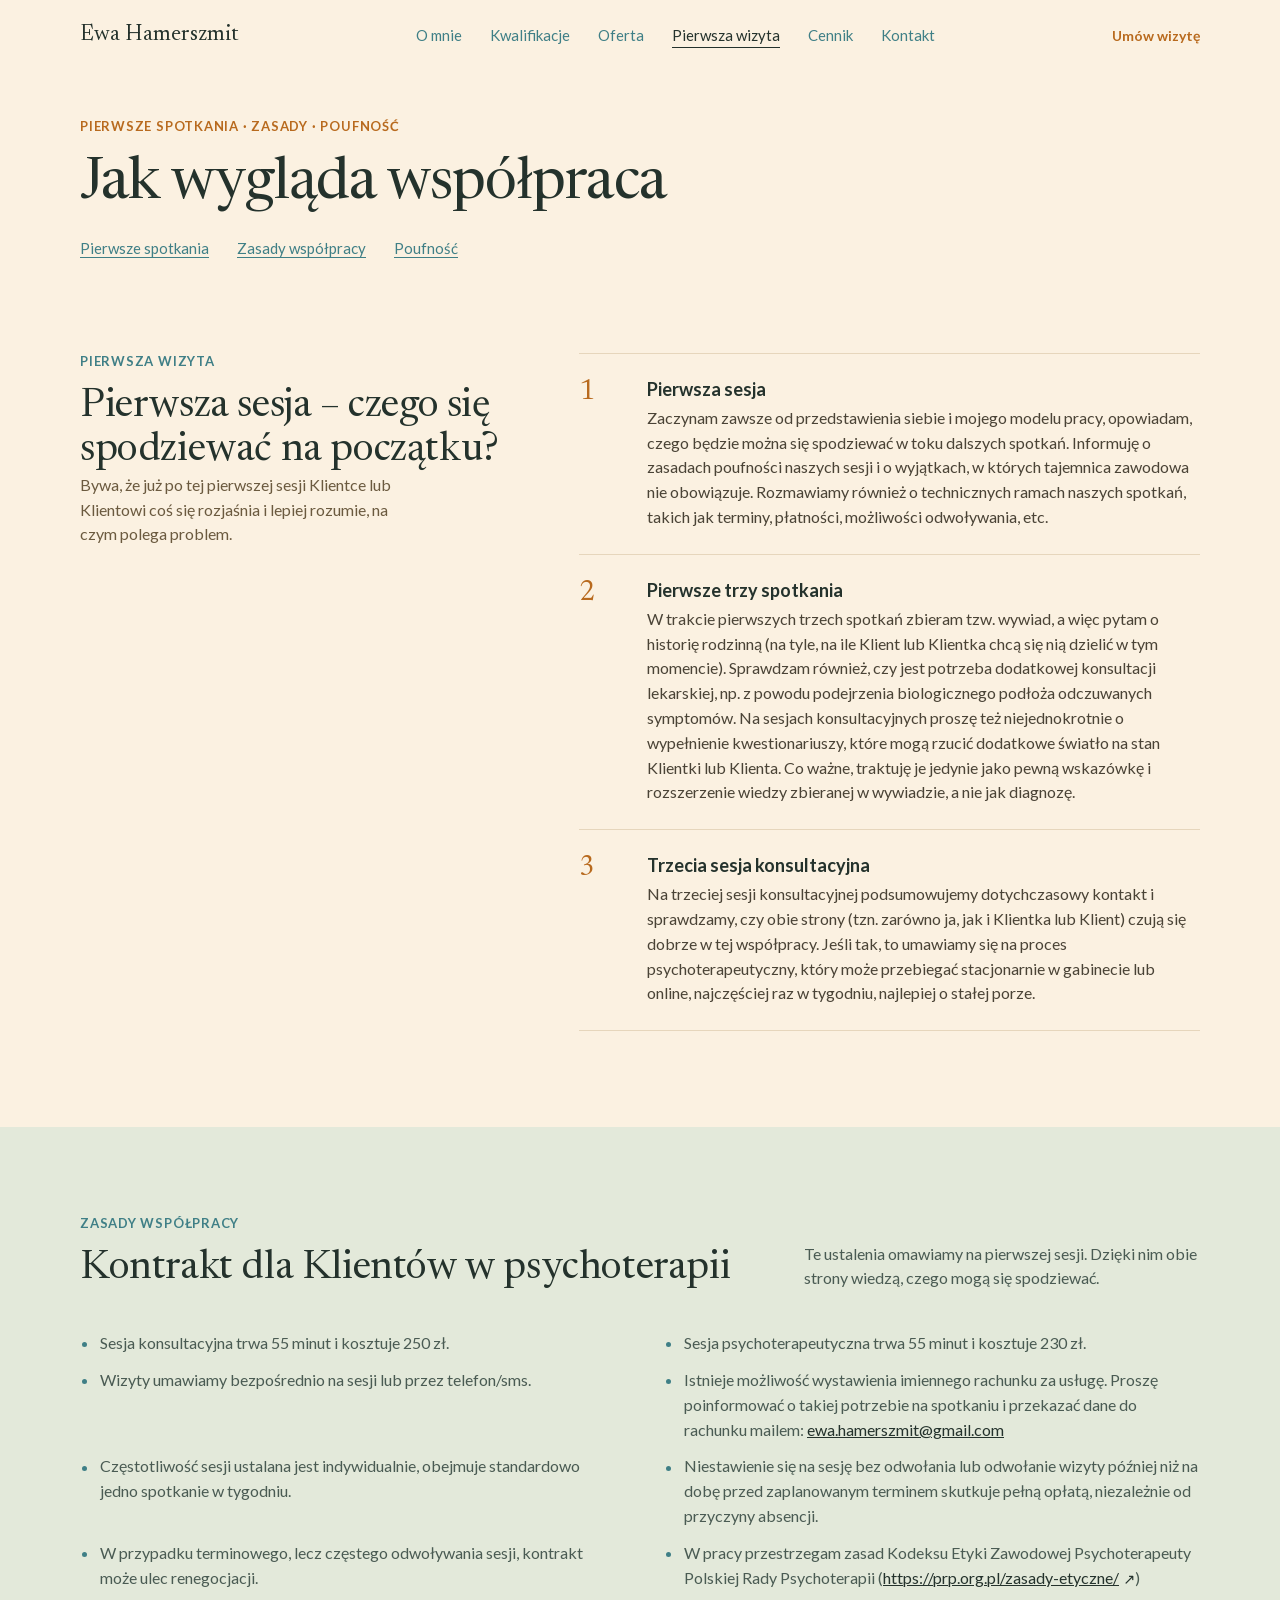
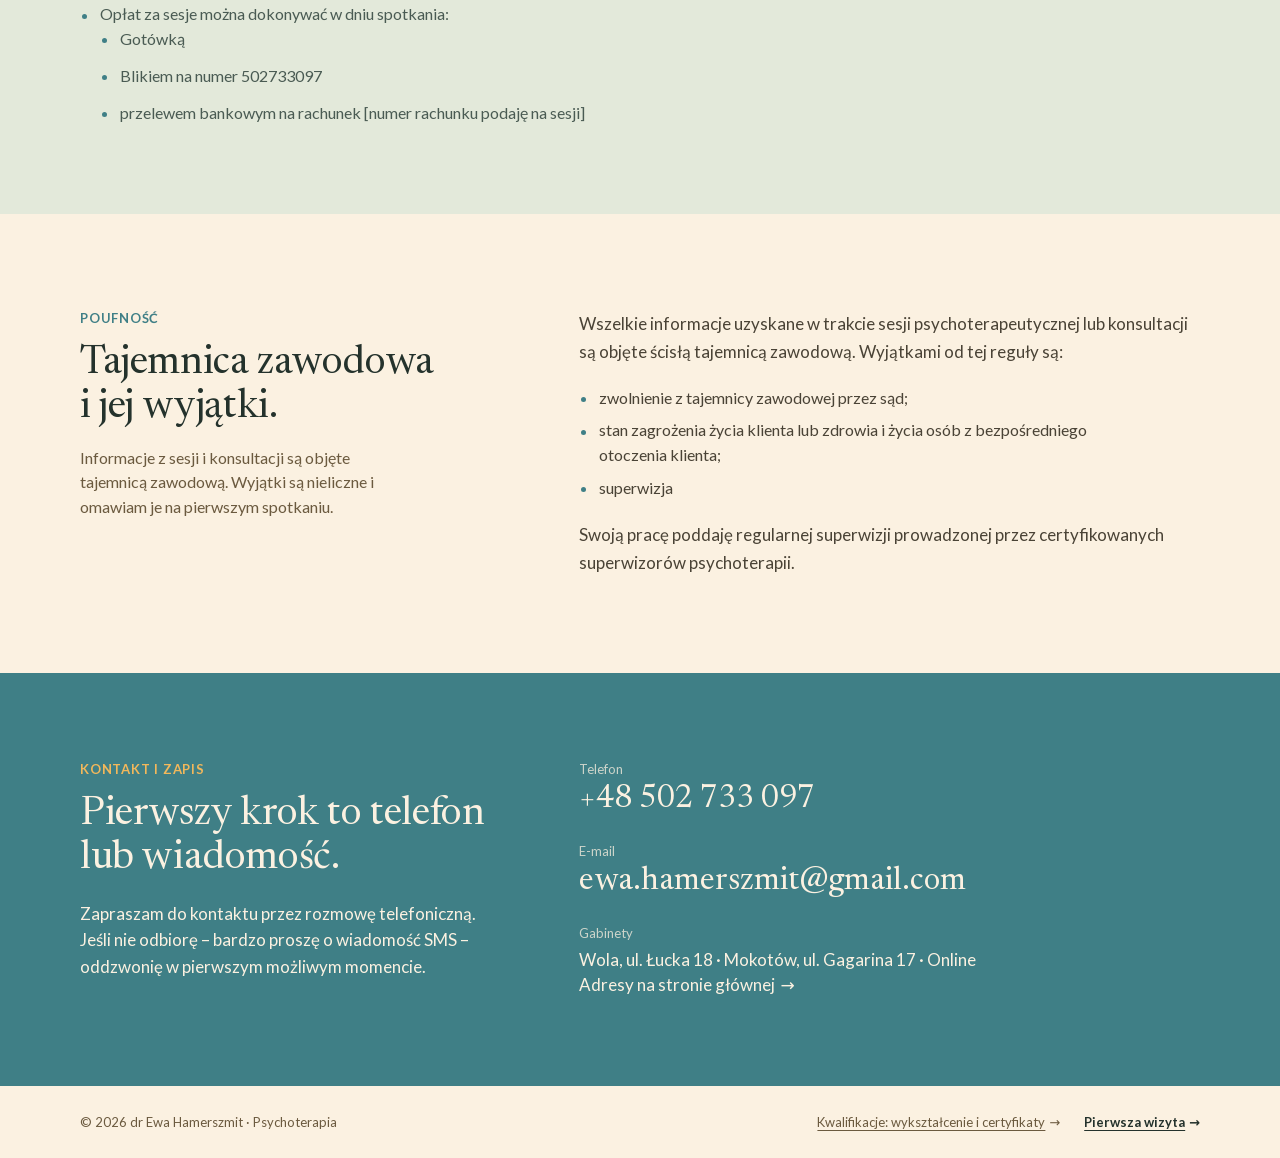
<file: pierwsza-wizyta.html>
<!DOCTYPE html>
<html lang="pl">
<head>
<meta charset="utf-8">
<meta name="viewport" content="width=device-width, initial-scale=1">

<title>Pierwsza wizyta — dr Ewa Hamerszmit, psychoterapia</title>
<meta name="description" content="Jak przebiegają pierwsze spotkania, zasady współpracy (czas sesji, ceny, płatności, odwołania) i poufność. Dr Ewa Hamerszmit, psychoterapia w Warszawie i online.">

<link rel="canonical" href="https://ewa.hamerszmit.com/pierwsza-wizyta.html">

<meta property="og:type" content="website">
<meta property="og:locale" content="pl_PL">
<meta property="og:title" content="Pierwsza wizyta — dr Ewa Hamerszmit, psychoterapia">
<meta property="og:description" content="Pierwsze spotkania, zasady współpracy i poufność. Psychoterapia w Warszawie i online.">
<meta property="og:url" content="https://ewa.hamerszmit.com/pierwsza-wizyta.html">
<meta property="og:image" content="https://ewa.hamerszmit.com/og-image.jpg">
<meta property="og:image:width" content="1200">
<meta property="og:image:height" content="630">
<meta name="twitter:card" content="summary_large_image">

<meta name="theme-color" content="#FBF1E1">
<link rel="icon" href="favicon.svg" type="image/svg+xml">

<link rel="preload" href="fonts/newsreader-latin.woff2" as="font" type="font/woff2" crossorigin>
<link rel="preload" href="fonts/lato-400-latin.woff2" as="font" type="font/woff2" crossorigin>
<link rel="preload" href="fonts/lato-400-latin-ext.woff2" as="font" type="font/woff2" crossorigin>
<link rel="stylesheet" href="css/fonts.css">
<link rel="stylesheet" href="css/styles.css">
<script src="js/nav.js" defer></script>
</head>
<body>

<a class="skip-link" href="#tresc">Przejdź do treści</a>

<header>
  <nav class="nav wrap" id="nawigacja" aria-label="Główna nawigacja">
    <a class="nav__logo" href="index.html">Ewa Hamerszmit</a>

    <ul class="nav__links" id="menu">
      <li><a href="index.html#o-mnie">O mnie</a></li>
      <li><a href="kwalifikacje.html">Kwalifikacje</a></li>
      <li><a href="index.html#oferta">Oferta</a></li>
      <li><a href="pierwsza-wizyta.html" aria-current="page">Pierwsza wizyta</a></li>
      <li><a href="index.html#cennik">Cennik</a></li>
      <li><a href="index.html#gabinety">Kontakt</a></li>
    </ul>

    <div class="nav__actions">
      <a class="nav__cta" href="index.html#kontakt">Umów wizytę</a>
      <!-- Przycisk menu mobilnego: odsłaniany przez js/nav.js (bez JS pozostaje ukryty) -->
      <button class="nav__toggle" type="button" aria-expanded="false" aria-controls="menu" hidden>
        <span class="nav__toggle-bars" aria-hidden="true"></span>
        <span class="visually-hidden">Menu</span>
      </button>
    </div>
  </nav>
</header>

<main id="tresc" tabindex="-1">

  <!-- ===== Nagłówek strony (jak hero na stronie głównej, bez portretu) ===== -->
  <section class="wrap hero sec" aria-labelledby="page-title">
    <p class="eyebrow eyebrow--hero">PIERWSZE SPOTKANIA · ZASADY · POUFNOŚĆ</p>
    <h1 class="hero__title" id="page-title">Jak wygląda współpraca</h1>
    <nav aria-label="Na tej stronie">
      <ul class="toc">
        <li><a href="#pierwsze-spotkania">Pierwsze spotkania</a></li>
        <li><a href="#zasady">Zasady współpracy</a></li>
        <li><a href="#poufnosc">Poufność</a></li>
      </ul>
    </nav>
  </section>

  <!-- ===== Pierwsze spotkania (przeniesione ze strony głównej) ===== -->
  <section id="pierwsze-spotkania" class="wrap g2 sec--bottom" aria-labelledby="pierwsze-spotkania-title">
    <div>
      <p class="eyebrow">PIERWSZA WIZYTA</p>
      <h2 class="h2" id="pierwsze-spotkania-title">Pierwsza sesja – czego się spodziewać na&nbsp;początku?</h2>
      <p class="why__note">Bywa, że już po tej pierwszej sesji Klientce lub Klientowi coś się rozjaśnia i lepiej rozumie, na czym polega problem.</p>
    </div>
    <div>
      <ol class="steps">
        <li class="step">
          <span class="step__num" aria-hidden="true">1</span>
          <div>
            <h3 class="step__title">Pierwsza sesja</h3>
            <p class="step__text">Zaczynam zawsze od przedstawienia siebie i mojego modelu pracy, opowiadam, czego będzie można się spodziewać w toku dalszych spotkań. Informuję o zasadach poufności naszych sesji i o wyjątkach, w których tajemnica zawodowa nie obowiązuje. Rozmawiamy również o technicznych ramach naszych spotkań, takich jak terminy, płatności, możliwości odwoływania, etc.</p>
          </div>
        </li>
        <li class="step">
          <span class="step__num" aria-hidden="true">2</span>
          <div>
            <h3 class="step__title">Pierwsze trzy spotkania</h3>
            <p class="step__text">W trakcie pierwszych trzech spotkań zbieram tzw. wywiad, a więc pytam o historię rodzinną (na tyle, na ile Klient lub Klientka chcą się nią dzielić w tym momencie). Sprawdzam również, czy jest potrzeba dodatkowej konsultacji lekarskiej, np. z powodu podejrzenia biologicznego podłoża odczuwanych symptomów. Na sesjach konsultacyjnych proszę też niejednokrotnie o wypełnienie kwestionariuszy, które mogą rzucić dodatkowe światło na stan Klientki lub Klienta. Co ważne, traktuję je jedynie jako pewną wskazówkę i rozszerzenie wiedzy zbieranej w wywiadzie, a nie jak diagnozę.</p>
          </div>
        </li>
        <li class="step">
          <span class="step__num" aria-hidden="true">3</span>
          <div>
            <h3 class="step__title">Trzecia sesja konsultacyjna</h3>
            <!-- TODO: klientka — potwierdzić częstotliwość: tutaj „nie rzadziej niż raz w tygodniu”, w kontrakcie „ustalana indywidualnie, standardowo jedno spotkanie w tygodniu” -->
            <p class="step__text">Na trzeciej sesji konsultacyjnej podsumowujemy dotychczasowy kontakt i sprawdzamy, czy obie strony (tzn. zarówno ja, jak i Klientka lub Klient) czują się dobrze w tej współpracy. Jeśli tak, to umawiamy się na proces psychoterapeutyczny, który może przebiegać stacjonarnie w gabinecie lub online, najczęściej raz w tygodniu, najlepiej o stałej porze.</p>
          </div>
        </li>
      </ol>
    </div>
  </section>

  <!-- ===== Zasady współpracy (kontrakt; pas pełnej szerokości, jak Oferta) ===== -->
  <section id="zasady" class="band band--mint" aria-labelledby="zasady-title">
    <div class="wrap">
      <div class="offer__head">
        <div>
          <p class="eyebrow">ZASADY WSPÓŁPRACY</p>
          <h2 class="h2" id="zasady-title">Kontrakt dla Klientów w&nbsp;psychoterapii</h2>
        </div>
        <p class="offer__intro">Te ustalenia omawiamy na pierwszej sesji. Dzięki nim obie strony wiedzą, czego mogą się spodziewać.</p>
      </div>
      <div class="concerns">
        <ul class="bullets bullets--2col">
          <li>Sesja konsultacyjna trwa 55 minut i kosztuje 250 zł.</li>
          <li>Sesja psychoterapeutyczna trwa 55 minut i kosztuje 230 zł.</li>
          <li>Wizyty umawiamy bezpośrednio na sesji lub przez telefon/sms.</li>
          <li>Istnieje możliwość wystawienia imiennego rachunku za usługę. Proszę poinformować o takiej potrzebie na spotkaniu i przekazać dane do rachunku mailem: <a href="mailto:ewa.hamerszmit@gmail.com">ewa.hamerszmit<wbr>@gmail.com</a></li>
          <li>Częstotliwość sesji ustalana jest indywidualnie, obejmuje standardowo jedno spotkanie w tygodniu.</li>
          <li>Niestawienie się na sesję bez odwołania lub odwołanie wizyty później niż na dobę przed zaplanowanym terminem skutkuje pełną opłatą, niezależnie od przyczyny absencji.</li>
          <li>W przypadku terminowego, lecz częstego odwoływania sesji, kontrakt może ulec renegocjacji.</li>
          <li>W pracy przestrzegam zasad Kodeksu Etyki Zawodowej Psychoterapeuty Polskiej Rady Psychoterapii (<a class="link-ext" href="https://prp.org.pl/zasady-etyczne/" rel="noopener">https://prp.org.pl/zasady-etyczne/</a>)</li>
          <!-- TODO: klientka — potwierdzić, że numer BLIK to też numer kontaktowy. Numer rachunku celowo nie jest publikowany na stronie. -->
          <li>Opłat za sesje można dokonywać w dniu spotkania:
            <ul class="bullets">
              <li>Gotówką</li>
              <li>Blikiem na numer 502733097</li>
              <li>przelewem bankowym na rachunek [numer rachunku podaję na sesji]</li>
            </ul>
          </li>
        </ul>
      </div>
    </div>
  </section>

  <!-- ===== Poufność ===== -->
  <section id="poufnosc" class="wrap g2 sec" aria-labelledby="poufnosc-title">
    <div>
      <p class="eyebrow">POUFNOŚĆ</p>
      <h2 class="h2 why__title" id="poufnosc-title">Tajemnica zawodowa i&nbsp;jej&nbsp;wyjątki.</h2>
      <p class="why__note">Informacje z sesji i konsultacji są objęte tajemnicą zawodową. Wyjątki są nieliczne i omawiam je na pierwszym spotkaniu.</p>
    </div>
    <div class="about__body">
      <p>Wszelkie informacje uzyskane w trakcie sesji psychoterapeutycznej lub konsultacji są objęte ścisłą tajemnicą zawodową. Wyjątkami od tej reguły są:</p>
      <ul class="bullets">
        <li>zwolnienie z tajemnicy zawodowej przez sąd;</li>
        <li>stan zagrożenia życia klienta lub zdrowia i życia osób z bezpośredniego otoczenia klienta;</li>
        <li>superwizja</li>
      </ul>
      <p>Swoją pracę poddaję regularnej superwizji prowadzonej przez certyfikowanych superwizorów psychoterapii.</p>
    </div>
  </section>

  <!-- ===== Kontakt (pas pełnej szerokości, jak #kontakt na stronie głównej) ===== -->
  <section id="kontakt" class="band band--teal" aria-labelledby="kontakt-title">
    <div class="wrap g2">
      <div>
        <p class="eyebrow eyebrow--on-teal">KONTAKT I ZAPIS</p>
        <h2 class="h2 contact__title" id="kontakt-title">Pierwszy krok to telefon lub&nbsp;wiadomość.</h2>
        <p class="contact__intro">Zapraszam do kontaktu przez rozmowę telefoniczną. Jeśli nie odbiorę – bardzo proszę o wiadomość SMS – oddzwonię w pierwszym możliwym momencie.</p>
      </div>
      <address class="contact__list">
        <div>
          <div class="contact__label">Telefon</div>
          <!-- TODO: klientka — potwierdzić, że numer BLIK to też numer kontaktowy -->
          <a class="contact__link" href="tel:+48502733097">+48 502 733 097</a>
        </div>
        <div>
          <div class="contact__label">E-mail</div>
          <a class="contact__link contact__link--mail" href="mailto:ewa.hamerszmit@gmail.com">ewa.hamerszmit<wbr>@gmail.com</a>
        </div>
        <div>
          <div class="contact__label">Gabinety</div>
          <div class="contact__address">Wola, ul. Łucka 18 · Mokotów, ul. Gagarina 17 · Online<br><a class="contact__more link-page" href="index.html#gabinety">Adresy na stronie głównej</a></div>
        </div>
      </address>
    </div>
  </section>

</main>

<footer class="footer">
  <span>© 2026 dr Ewa Hamerszmit · Psychoterapia</span>
  <nav class="footer__links" aria-label="Więcej informacji">
    <a class="link-page" href="kwalifikacje.html">Kwalifikacje: wykształcenie i certyfikaty</a>
    <a class="link-page" href="pierwsza-wizyta.html" aria-current="page">Pierwsza wizyta</a>
  </nav>
</footer>

</body>
</html>
</file>
<file: css/fonts.css>
/*
  Fonty hostowane lokalnie (bez połączeń z Google Fonts).
  Źródło: Google Fonts (licencja SIL Open Font License 1.1), pliki woff2 typu variable.
  - Newsreader: oś opsz 6..72 (optical size, włączana automatycznie przez font-optical-sizing: auto),
    wght 300..600, kroje normal i italic.
  - Lato (proj. Łukasz Dziedzic, dopracowane polskie znaki): 400, 400 italic, 700 (pliki statyczne).
    Lato na Google Fonts nie ma 500/600: w styles.css tekst bezszeryfowy używa tylko 400 i 700.
  Subsety: latin + latin-ext (polskie znaki ą ć ę ł ń ś ź ż są w latin-ext, „ó” w latin).
*/

/* Newsreader — normal, latin-ext */
@font-face {
  font-family: 'Newsreader';
  font-style: normal;
  font-weight: 300 600;
  font-display: swap;
  src: url('../fonts/newsreader-latin-ext.woff2') format('woff2');
  unicode-range: U+0100-02BA, U+02BD-02C5, U+02C7-02CC, U+02CE-02D7, U+02DD-02FF, U+0304, U+0308, U+0329, U+1D00-1DBF, U+1E00-1E9F, U+1EF2-1EFF, U+2020, U+20A0-20AB, U+20AD-20C0, U+2113, U+2C60-2C7F, U+A720-A7FF;
}

/* Newsreader — normal, latin */
@font-face {
  font-family: 'Newsreader';
  font-style: normal;
  font-weight: 300 600;
  font-display: swap;
  src: url('../fonts/newsreader-latin.woff2') format('woff2');
  unicode-range: U+0000-00FF, U+0131, U+0152-0153, U+02BB-02BC, U+02C6, U+02DA, U+02DC, U+0304, U+0308, U+0329, U+2000-206F, U+20AC, U+2122, U+2191, U+2193, U+2212, U+2215, U+FEFF, U+FFFD;
}

/* Newsreader — italic, latin-ext */
@font-face {
  font-family: 'Newsreader';
  font-style: italic;
  font-weight: 300 600;
  font-display: swap;
  src: url('../fonts/newsreader-italic-latin-ext.woff2') format('woff2');
  unicode-range: U+0100-02BA, U+02BD-02C5, U+02C7-02CC, U+02CE-02D7, U+02DD-02FF, U+0304, U+0308, U+0329, U+1D00-1DBF, U+1E00-1E9F, U+1EF2-1EFF, U+2020, U+20A0-20AB, U+20AD-20C0, U+2113, U+2C60-2C7F, U+A720-A7FF;
}

/* Newsreader — italic, latin */
@font-face {
  font-family: 'Newsreader';
  font-style: italic;
  font-weight: 300 600;
  font-display: swap;
  src: url('../fonts/newsreader-italic-latin.woff2') format('woff2');
  unicode-range: U+0000-00FF, U+0131, U+0152-0153, U+02BB-02BC, U+02C6, U+02DA, U+02DC, U+0304, U+0308, U+0329, U+2000-206F, U+20AC, U+2122, U+2191, U+2193, U+2212, U+2215, U+FEFF, U+FFFD;
}

/* Lato — normal 400, latin-ext */
@font-face {
  font-family: 'Lato';
  font-style: normal;
  font-weight: 400;
  font-display: swap;
  src: url('../fonts/lato-400-latin-ext.woff2') format('woff2');
  unicode-range: U+0100-02BA, U+02BD-02C5, U+02C7-02CC, U+02CE-02D7, U+02DD-02FF, U+0304, U+0308, U+0329, U+1D00-1DBF, U+1E00-1E9F, U+1EF2-1EFF, U+2020, U+20A0-20AB, U+20AD-20C4, U+2113, U+2C60-2C7F, U+A720-A7FF;
}
/* Lato — normal 400, latin */
@font-face {
  font-family: 'Lato';
  font-style: normal;
  font-weight: 400;
  font-display: swap;
  src: url('../fonts/lato-400-latin.woff2') format('woff2');
  unicode-range: U+0000-00FF, U+0131, U+0152-0153, U+02BB-02BC, U+02C6, U+02DA, U+02DC, U+0304, U+0308, U+0329, U+2000-206F, U+20AC, U+2122, U+2191, U+2193, U+2212, U+2215, U+FEFF, U+FFFD;
}
/* Lato — normal 700, latin-ext */
@font-face {
  font-family: 'Lato';
  font-style: normal;
  font-weight: 700;
  font-display: swap;
  src: url('../fonts/lato-700-latin-ext.woff2') format('woff2');
  unicode-range: U+0100-02BA, U+02BD-02C5, U+02C7-02CC, U+02CE-02D7, U+02DD-02FF, U+0304, U+0308, U+0329, U+1D00-1DBF, U+1E00-1E9F, U+1EF2-1EFF, U+2020, U+20A0-20AB, U+20AD-20C4, U+2113, U+2C60-2C7F, U+A720-A7FF;
}
/* Lato — normal 700, latin */
@font-face {
  font-family: 'Lato';
  font-style: normal;
  font-weight: 700;
  font-display: swap;
  src: url('../fonts/lato-700-latin.woff2') format('woff2');
  unicode-range: U+0000-00FF, U+0131, U+0152-0153, U+02BB-02BC, U+02C6, U+02DA, U+02DC, U+0304, U+0308, U+0329, U+2000-206F, U+20AC, U+2122, U+2191, U+2193, U+2212, U+2215, U+FEFF, U+FFFD;
}
/* Lato — italic 400, latin-ext */
@font-face {
  font-family: 'Lato';
  font-style: italic;
  font-weight: 400;
  font-display: swap;
  src: url('../fonts/lato-italic-400-latin-ext.woff2') format('woff2');
  unicode-range: U+0100-02BA, U+02BD-02C5, U+02C7-02CC, U+02CE-02D7, U+02DD-02FF, U+0304, U+0308, U+0329, U+1D00-1DBF, U+1E00-1E9F, U+1EF2-1EFF, U+2020, U+20A0-20AB, U+20AD-20C4, U+2113, U+2C60-2C7F, U+A720-A7FF;
}
/* Lato — italic 400, latin */
@font-face {
  font-family: 'Lato';
  font-style: italic;
  font-weight: 400;
  font-display: swap;
  src: url('../fonts/lato-italic-400-latin.woff2') format('woff2');
  unicode-range: U+0000-00FF, U+0131, U+0152-0153, U+02BB-02BC, U+02C6, U+02DA, U+02DC, U+0304, U+0308, U+0329, U+2000-206F, U+20AC, U+2122, U+2191, U+2193, U+2212, U+2215, U+FEFF, U+FFFD;
}
</file>
<file: css/styles.css>
/* ==========================================================================
   Strona psychoterapeutki — style główne
   Wartości (kolory, rozmiary, odstępy, breakpointy) 1:1 z handoffu projektowego.
   Breakpointy: 760px (układ 1-kolumnowy, menu mobilne, oferta i karty gabinetów
   1 kolumna, lista zagadnień 1 kolumna, galeria certyfikatów 2 kolumny).
   Wcześniejsze 1040px i 560px (oferta 4→2→1) zniknęły razem z czwartą kartą.
   ========================================================================== */

/* ---------- Tokeny ---------- */
:root {
  --teal: #3F7F86;            /* kolor główny: eyebrow, linki nav, kursywa H1, karta Konsultacja, tło Kontakt */
  --bg: #FBF1E1;              /* tło strony */
  --mint: #E3E9DA;            /* tło sekcji Oferta */
  --row: #F6E8D0;             /* tło wierszy cennika (oraz pustych slotów na zdjęcia) */
  --cta: #D97E22;             /* przycisk CTA */
  --cta-hover: #B86A1E;       /* hover CTA, eyebrow hero, numery, lata, podpisy */
  --eyebrow-on-teal: #F2B85B; /* eyebrow na tle teal */
  --ink: #24322C;             /* tekst główny */
  --body: #4A4336;            /* tekst akapitów */
  --lead: #5A4E3C;            /* lead w hero */
  --on-mint: #4A5B53;         /* tekst na tle mięty */
  --muted: #6B5A3F;           /* tekst przygaszony */
  --quote: #3A4A42;           /* cytaty */
  --line: #E6D6BC;            /* linie podziału */

  --serif: 'Newsreader', Georgia, 'Times New Roman', serif;
  --sans: 'Lato', system-ui, -apple-system, 'Segoe UI', Roboto, Arial, sans-serif;

  --container: 1120px;        /* szerokość treści (bez paddingu bocznego), jak w prototypie */
  --gutter: 32px;
}

/* ---------- Krótki reset ---------- */
*, *::before, *::after { box-sizing: border-box; }
html { -webkit-text-size-adjust: 100%; text-size-adjust: 100%; }
body, h1, h2, h3, p, ul, ol, dl, dd, figure, blockquote, address { margin: 0; }
ul, ol { padding: 0; list-style: none; }
img { display: block; max-width: 100%; height: auto; }
button { font: inherit; color: inherit; }
address { font-style: normal; }

/* Atrybut hidden zawsze wygrywa (m.in. sekcja Opinie, przycisk menu bez JS). */
[hidden] { display: none !important; }

body {
  background: var(--bg);
  color: var(--ink);
  font-family: var(--sans);
  font-optical-sizing: auto;
  -webkit-font-smoothing: antialiased;
  -moz-osx-font-smoothing: grayscale;
}

a { color: var(--ink); }
a:hover { color: var(--teal); }

:focus-visible {
  outline: 2px solid var(--teal);
  outline-offset: 3px;
  border-radius: 4px;
}
/* Na tle teal obwódka w kolorze tła strony, żeby była widoczna. */
.band--teal :focus-visible,
.card--accent :focus-visible { outline-color: var(--bg); }

/* ---------- Pomocnicze ---------- */
.wrap {
  max-width: calc(var(--container) + 2 * var(--gutter));
  margin: 0 auto;
  padding: 0 var(--gutter);
}

.visually-hidden {
  position: absolute !important;
  width: 1px; height: 1px;
  padding: 0; margin: -1px;
  overflow: hidden; clip: rect(0 0 0 0);
  white-space: nowrap; border: 0;
}

.skip-link {
  position: absolute;
  left: 16px; top: -100px;
  z-index: 10;
  background: var(--teal);
  color: var(--bg);
  font-size: 15px;
  font-weight: 700;
  padding: 12px 20px;
  border-radius: 999px;
  text-decoration: none;
}
.skip-link:focus { top: 16px; }
.skip-link:hover { color: var(--bg); }
.skip-link:focus-visible { outline-color: var(--ink); }


/* Siatka 5/7 (domyślna) i 7/5 (hero) */
.g2 {
  display: grid;
  grid-template-columns: minmax(0, 5fr) minmax(0, 7fr);
  gap: 56px;
  align-items: start;
}

/* Sekcje: 96px pionowo */
.sec { padding-top: 96px; padding-bottom: 96px; }
.sec--bottom { padding-bottom: 96px; }
/* Skok do kotwicy: sekcje bez górnego paddingu nie przyklejają się do górnej krawędzi okna */
.sec--bottom[id] { scroll-margin-top: 48px; }

/* Pasy pełnej szerokości: 88px pionowo */
.band { padding-top: 88px; padding-bottom: 88px; }
.band--mint { background: var(--mint); }
.band--teal { background: var(--teal); color: var(--bg); }

/* Eyebrow */
.eyebrow {
  font-family: var(--sans);
  font-size: 13px;
  font-weight: 700;
  letter-spacing: .06em;
  line-height: normal;
  text-transform: uppercase;
  color: var(--teal);
  margin: 0 0 16px;
}
.eyebrow--hero { color: var(--cta-hover); margin-bottom: 20px; text-wrap: pretty; }
.eyebrow--on-teal { color: var(--eyebrow-on-teal); }

/* H2 sekcji */
.h2 {
  font-family: var(--serif);
  font-weight: 400;
  font-size: 40px;
  line-height: 1.1;
  letter-spacing: -.01em;
  margin: 0;
  text-wrap: pretty;
}

/* Sloty na portrety (do czasu dostarczenia zdjęć przez klientkę) */
.portrait {
  position: relative;
  background: var(--row);
  border-radius: 24px;
  overflow: hidden;
}
.portrait img {
  width: 100%;
  height: 100%;
  object-fit: cover;
  border-radius: inherit;
}
.portrait--hero { aspect-ratio: 4 / 5; }
.portrait--about { aspect-ratio: 1 / 1; max-width: 320px; }

/* ==========================================================================
   Nawigacja
   ========================================================================== */
.nav {
  display: flex;
  justify-content: space-between;
  align-items: center;
  flex-wrap: wrap;
  gap: 24px;
  padding-top: 24px;
  padding-bottom: 24px;
}

.nav__logo {
  font-family: var(--serif);
  font-size: 22px;
  text-decoration: none;
}

.nav__links {
  display: flex;
  flex-wrap: wrap;
  gap: 28px;
  font-size: 15px;
  color: var(--teal);
}
.nav__links a { color: inherit; text-decoration: none; }
/* Aktywny link: bieżąca podstrona (aria-current="page") albo sekcja strony głównej,
   na której jest czytelnik (aria-current="location", ustawiane w js/nav.js). */
.nav__links a[aria-current] {
  color: var(--ink);
  text-decoration: underline;
  text-decoration-thickness: 1px;
  text-underline-offset: 6px;
}

.nav__actions {
  display: flex;
  align-items: center;
  gap: 12px;
}

.nav__cta {
  font-size: 14px;
  font-weight: 700;
  color: var(--cta-hover);
  text-decoration: none;
  white-space: nowrap;
}
.nav__cta:hover { color: var(--cta-hover); }

/* Przycisk menu (hamburger) — widoczny tylko ≤760px i tylko z JS */
.nav__toggle {
  display: none;
  align-items: center;
  justify-content: center;
  width: 44px;
  height: 44px;
  margin-right: -10px;
  padding: 0;
  background: transparent;
  border: 0;
  border-radius: 999px;
  cursor: pointer;
  color: var(--ink);
}
.nav__toggle-bars,
.nav__toggle-bars::before,
.nav__toggle-bars::after {
  display: block;
  width: 22px;
  height: 2px;
  background: currentColor;
  border-radius: 2px;
}
.nav__toggle-bars { position: relative; }
.nav__toggle-bars::before,
.nav__toggle-bars::after {
  content: '';
  position: absolute;
  left: 0;
}
.nav__toggle-bars::before { top: -7px; }
.nav__toggle-bars::after { top: 7px; }

/* Stan otwarty: ikona zmienia się w „X” (bez animacji) */
.nav__toggle[aria-expanded="true"] .nav__toggle-bars { background: transparent; }
.nav__toggle[aria-expanded="true"] .nav__toggle-bars::before { top: 0; transform: rotate(45deg); }
.nav__toggle[aria-expanded="true"] .nav__toggle-bars::after { top: 0; transform: rotate(-45deg); }

/* ==========================================================================
   Hero
   ========================================================================== */
.hero {
  grid-template-columns: minmax(0, 7fr) minmax(0, 5fr);
  align-items: center;
  padding-top: 48px;
}

.hero__title {
  font-family: var(--serif);
  font-weight: 400;
  font-size: clamp(38px, 5vw, 58px);
  line-height: 1.05;
  letter-spacing: -.015em;
  margin: 0 0 24px;
  text-wrap: pretty;
}
.hero__title em { color: var(--teal); }

.hero__lead {
  font-size: 18px;
  line-height: 1.55;
  color: var(--lead);
  margin: 0 0 32px;
  max-width: 46ch;
  text-wrap: pretty;
}

.hero__actions {
  display: flex;
  flex-wrap: wrap;
  align-items: center;
  gap: 16px;
}

.btn {
  display: inline-block;
  background: var(--cta);
  color: var(--bg);
  font-size: 16px;
  font-weight: 700;
  padding: 16px 28px;
  border-radius: 999px;
  text-decoration: none;
}
.btn:hover { background: var(--cta-hover); color: var(--bg); }

.hero__phone {
  font-size: 16px;
  color: var(--teal);
  text-decoration: none;
}

/* ==========================================================================
   O mnie
   ========================================================================== */
.about__title { margin-bottom: 24px; }

.about__body {
  display: flex;
  flex-direction: column;
  gap: 20px;
  font-size: 17px;
  line-height: 1.65;
  color: var(--body);
  text-wrap: pretty;
}

.edu {
  margin-top: 12px;
  border-top: 1px solid var(--line);
  padding-top: 28px;
}

.edu__list {
  display: grid;
  grid-template-columns: auto minmax(0, 1fr);
  gap: 12px 24px;
  font-size: 16px;
}
.edu__list dt { color: var(--cta-hover); font-variant-numeric: tabular-nums; }
.edu__list dd { margin: 0; }

.edu__note {
  margin-top: 20px;
  font-size: 15px;
  color: var(--muted);
}

/* ==========================================================================
   Oferta
   ========================================================================== */
.offer__head {
  display: flex;
  justify-content: space-between;
  align-items: end;
  flex-wrap: wrap;
  gap: 32px;
  margin-bottom: 40px;
}

.offer__intro {
  max-width: 44ch;
  font-size: 16px;
  line-height: 1.55;
  color: var(--on-mint);
  text-wrap: pretty;
}

.offer {
  display: grid;
  grid-template-columns: repeat(3, minmax(0, 1fr));
  gap: 16px;
}

.card {
  background: var(--bg);
  border-radius: 20px;
  padding: 28px;
}
.card__title {
  font-family: var(--serif);
  font-weight: 400;
  font-size: 26px;
  margin: 0 0 10px;
  text-wrap: pretty;
}
.card__text {
  font-size: 15px;
  line-height: 1.55;
  color: var(--on-mint);
}
.card--accent { background: var(--teal); color: var(--bg); }
.card--accent .card__text { color: inherit; }

/* Z czym można przyjść: lista pod kartami, w tym samym pasie mięty */
.concerns { margin-top: 40px; }

/* Lista z minimalnymi kropkami (zagadnienia w Ofercie, wyjątki od tajemnicy na podstronie) */
.bullets {
  display: grid;
  gap: 12px;
  font-size: 16px;
  line-height: 1.55;
  text-wrap: pretty;
}
.bullets li {
  position: relative;
  padding-left: 20px;
}
.bullets li::before {
  content: '';
  position: absolute;
  left: 2px;
  top: .7em;
  width: 5px;
  height: 5px;
  border-radius: 50%;
  background: var(--teal);
}
.bullets--2col { grid-template-columns: repeat(2, minmax(0, 1fr)); gap: 12px 48px; }
.concerns .bullets { color: var(--on-mint); }

/* ==========================================================================
   Pierwsza wizyta
   ========================================================================== */
.steps { display: grid; }

.step {
  display: grid;
  grid-template-columns: 48px minmax(0, 1fr);
  gap: 20px;
  padding: 24px 0;
  border-top: 1px solid var(--line);
}
.step:last-child { border-bottom: 1px solid var(--line); }

.step__num {
  font-family: var(--serif);
  font-size: 28px;
  color: var(--cta-hover);
  font-variant-numeric: tabular-nums;
}
.step__title {
  font-family: var(--sans);
  font-size: 18px;
  font-weight: 700;
  margin: 0 0 6px;
}
.step__text {
  font-size: 16px;
  line-height: 1.55;
  color: var(--body);
}

/* ==========================================================================
   Rozmowa z człowiekiem (#dlaczego) — komponent kroków bez numerów
   ========================================================================== */
.why__title { margin-bottom: 16px; }

.steps--plain .step {
  grid-template-columns: minmax(0, 1fr);
  gap: 0;
}

.why__outro {
  margin-top: 24px;
  font-size: 16px;
  line-height: 1.55;
  color: var(--muted);
  text-wrap: pretty;
}

/* ==========================================================================
   Cennik
   ========================================================================== */
.pricing__title { margin-bottom: 16px; }

.pricing__note,
.why__note {
  font-size: 16px;
  line-height: 1.55;
  color: var(--muted);
  max-width: 36ch;
  text-wrap: pretty;
}

.prices { display: grid; gap: 12px; }

.price {
  display: flex;
  flex-wrap: wrap;
  justify-content: space-between;
  align-items: baseline;
  gap: 4px 24px;
  background: var(--row);
  border-radius: 16px;
  padding: 22px 28px;
}
/* Nazwa zawija się w swojej kolumnie; na bardzo wąskich ekranach (<375 px) kwota schodzi pod nazwę,
   zamiast rozpychać stronę w poziomie. */
.price > :first-child { flex: 1 1 10rem; min-width: 0; }
.price__name { font-size: 18px; font-weight: 700; }
.price__meta { font-size: 14px; color: var(--muted); }
.price__amount {
  font-family: var(--serif);
  font-size: 28px;
  white-space: nowrap;
  font-variant-numeric: tabular-nums;
}

/* ==========================================================================
   Opinie (sekcja domyślnie ukryta atrybutem hidden w HTML)
   ========================================================================== */
.reviews__label { margin-bottom: 32px; }

.reviews {
  display: grid;
  grid-template-columns: repeat(auto-fit, minmax(280px, 1fr));
  gap: 32px 48px;
}

.review blockquote {
  font-family: var(--serif);
  font-size: 22px;
  line-height: 1.4;
  font-style: italic;
  color: var(--quote);
  text-wrap: pretty;
}
.review figcaption {
  font-family: var(--sans);
  font-style: normal;
  font-size: 14px;
  color: var(--cta-hover);
  margin-top: 14px;
}

/* ==========================================================================
   Gabinety
   ========================================================================== */
.places__head { margin-bottom: 48px; }
.places__title { margin-bottom: 16px; }

.places__intro {
  font-size: 17px;
  line-height: 1.6;
  color: var(--body);
  max-width: 38ch;
  text-wrap: pretty;
}

/* Mapa: statyczny obrazek z OSM + pinezki HTML pozycjonowane procentowo (--x, --y) */
.map__frame {
  position: relative;
  aspect-ratio: 4 / 3;
  border-radius: 24px;
  overflow: hidden;
  background: var(--row);
}
.map__frame img {
  width: 100%;
  height: 100%;
  object-fit: cover;
}

.pin {
  position: absolute;
  left: var(--x);
  top: var(--y);
  /* punkt kotwiczenia = czubek ogonka pod kołem */
  transform: translate(-50%, calc(-100% - 7px));
  display: flex;
  align-items: center;
  justify-content: center;
  width: 32px;
  height: 32px;
  border-radius: 50%;
  background: var(--cta);
  border: 2px solid var(--bg);
  color: var(--bg);
  font-family: var(--serif);
  font-size: 18px;
  line-height: 1;
  text-decoration: none;
  font-variant-numeric: tabular-nums;
}
/* Ogonek: trójkąt w kolorze pinezki z obrysem w kolorze tła */
.pin::before,
.pin::after {
  content: '';
  position: absolute;
  left: 50%;
  transform: translateX(-50%);
  border-style: solid;
  border-color: transparent;
}
.pin::before {               /* obrys */
  top: 100%;
  border-width: 9px 7px 0;
  border-top-color: var(--bg);
}
.pin::after {                /* wypełnienie */
  top: calc(100% - 1px);
  border-width: 6px 5px 0;
  border-top-color: var(--cta);
}
.pin:hover { background: var(--cta-hover); color: var(--bg); }
.pin:hover::after { border-top-color: var(--cta-hover); }
.pin:focus-visible {
  outline: 2px solid var(--ink);
  outline-offset: 2px;
  border-radius: 50%;
}

.map__credit {
  margin-top: 10px;
  font-size: 12px;
  color: var(--muted);
}
.map__credit a { color: inherit; }
.map__credit a:hover { color: var(--teal); }

/* Karty gabinetów */
.places {
  display: grid;
  grid-template-columns: repeat(3, minmax(0, 1fr));
  gap: 16px;
}

.place {
  display: flex;
  flex-direction: column;
  align-items: flex-start;
  background: var(--row);
  border-radius: 20px;
  padding: 28px;
  scroll-margin-top: 24px;
}
.place__num {
  font-family: var(--serif);
  font-size: 28px;
  line-height: 1;
  color: var(--cta-hover);
  font-variant-numeric: tabular-nums;
  margin-bottom: 16px;
}
.place__title {
  font-family: var(--serif);
  font-weight: 400;
  font-size: 26px;
  margin: 0 0 10px;
}
.place__address {
  font-size: 16px;
  line-height: 1.55;
  color: var(--body);
  text-wrap: pretty;
}
.place__hours {
  margin-top: 16px;
  padding-top: 16px;
  border-top: 1px solid var(--line);
  align-self: stretch;
  font-size: 15px;
  line-height: 1.5;
  color: var(--body);
  font-variant-numeric: tabular-nums;
}
.place__hours dd { margin: 0; color: var(--ink); font-weight: 400; }
.place__link {
  margin-top: auto;
  padding-top: 20px;
  font-size: 15px;
  font-weight: 400;
  color: var(--teal);
  text-underline-offset: 3px;
}
.place__link:hover { color: var(--cta-hover); }

/* ==========================================================================
   Kontakt
   ========================================================================== */
.contact__title { margin-bottom: 20px; }

.contact__intro {
  font-size: 17px;
  line-height: 1.55;
  max-width: 40ch;
  text-wrap: pretty;
}

.contact__list {
  display: grid;
  gap: 28px;
  align-content: start;
}

.contact__label {
  font-size: 13px;
  opacity: .75;
  margin-bottom: 6px;
}

.contact__link {
  font-family: var(--serif);
  font-size: 32px;
  color: var(--bg);
  text-decoration: none;
}
.contact__link:hover { color: var(--bg); }
.contact__link--mail { word-break: break-word; }

.contact__address {
  font-size: 17px;
  line-height: 1.5;
}
.contact__more { color: inherit; text-decoration: none; }
.contact__more:hover { color: inherit; text-decoration: underline; text-underline-offset: 3px; }

/* Link tekstowy do podstron (jak „Jak dojechać” w Gabinetach) */
.text-link {
  display: inline-block;
  margin-top: 24px;
  font-size: 15px;
  font-weight: 400;
  color: var(--teal);
  text-underline-offset: 3px;
}
.text-link:hover { color: var(--cta-hover); }
.edu .text-link { margin-top: 12px; }

/* ==========================================================================
   Stopka
   ========================================================================== */
.footer {
  display: flex;
  justify-content: space-between;
  flex-wrap: wrap;
  gap: 16px;
  max-width: calc(var(--container) + 2 * var(--gutter));
  margin: 0 auto;
  padding: 28px var(--gutter);
  font-size: 13px;
  color: var(--muted);
}
.footer__links { display: flex; flex-wrap: wrap; gap: 8px 24px; }
.footer__links a { color: inherit; text-underline-offset: 3px; }
.footer__links a:hover { color: var(--teal); }
.footer__links a[aria-current] { color: var(--ink); font-weight: 700; }

/* ==========================================================================
   Responsywność
   ========================================================================== */
@media (max-width: 760px) {
  :root { --gutter: 20px; }

  .g2,
  .hero {
    grid-template-columns: minmax(0, 1fr);
    gap: 32px;
  }
  /* Portret nad tekstem */
  .hero__media { order: -1; max-width: 320px; width: 100%; }

  .sec { padding-top: 64px; padding-bottom: 64px; }
  .hero { padding-top: 48px; }
  .sec--bottom { padding-bottom: 64px; }
  .sec--bottom[id] { scroll-margin-top: 32px; }

  .h2 { font-size: 32px; }

  /* Gabinety: mapa pod tekstem, karty w jednej kolumnie */
  .places__head { margin-bottom: 32px; }
  .places { grid-template-columns: minmax(0, 1fr); }

  /* Oferta: od razu 1 kolumna (bez układu 2+1), zagadnienia w 1 kolumnie */
  .offer,
  .bullets--2col { grid-template-columns: minmax(0, 1fr); }

  /* Menu mobilne: linki ukryte, przycisk widoczny (o ile JS go odsłonił) */
  .nav__links { display: none; }
  .nav__toggle { display: inline-flex; }

  .nav.is-open .nav__links {
    display: flex;
    flex-direction: column;
    gap: 0;
    order: 3;
    flex-basis: 100%;
    margin-top: -8px;
    font-size: 17px;
  }
  .nav.is-open .nav__links li + li { border-top: 1px solid var(--line); }
  .nav.is-open .nav__links a { display: block; padding: 14px 0; }
}

/* ==========================================================================
   Podstrony: kwalifikacje.html, pierwsza-wizyta.html
   Układ jak na stronie głównej: hero → sekcje .g2 → pas .band--mint → sekcje
   → pas .band--teal (kontakt). Poniżej tylko to, czego brakuje w klockach.
   ========================================================================== */
.about__body a,
.card__text a { color: var(--teal); text-underline-offset: 3px; }
.about__body a:hover,
.card__text a:hover { color: var(--cta-hover); }

.about__body .bullets { gap: 8px; }

/* pierwsza-wizyta.html — spis treści pod leadem w nagłówku strony */
.toc {
  display: flex;
  flex-wrap: wrap;
  gap: 8px 28px;
  font-size: 15px;
  font-weight: 400;
}
.toc a { color: var(--teal); text-underline-offset: 3px; }
.toc a:hover { color: var(--cta-hover); }

/* pierwsza-wizyta.html — kilka akapitów w jednym kroku, notka „Wsparcie psychologiczne” pod krokami */
.step__text + .step__text { margin-top: 10px; }
.card--row { background: var(--row); margin-top: 32px; }
.card--row .card__text { color: var(--body); }

/* Karty w 2 kolumnach (zasady współpracy, kwalifikacje na pasie mięty) */
.offer--2 { grid-template-columns: repeat(2, minmax(0, 1fr)); }

/* kwalifikacje.html — galeria miniatur skanów certyfikatów (bez JS: link otwiera skan w nowej karcie) */
.certs {
  display: grid;
  grid-template-columns: repeat(4, minmax(0, 1fr));
  gap: 16px;
  margin-top: 40px;
}
.cert__thumb {
  display: block;
  aspect-ratio: 1 / 1;       /* kwadrat: mieści skany pionowe i poziome */
  padding: 12px;
  background: var(--bg);     /* na pasie mięty, jak karty Oferty */
  border-radius: 16px;
  overflow: hidden;
}
.cert__thumb img {
  width: 100%;
  height: 100%;
  object-fit: contain;
}
.cert figcaption {
  margin-top: 10px;
  font-size: 14px;
  line-height: 1.45;
  color: var(--on-mint);
  text-wrap: pretty;
}
@media (max-width: 1040px) {
  .certs { grid-template-columns: repeat(2, minmax(0, 1fr)); }
}
@media (max-width: 760px) {
  .offer--2 { grid-template-columns: minmax(0, 1fr); }
}

/* ===== Strzałki przy linkach =====
   .link-page  → link do innej strony serwisu (podstrona lub powrót do strony głównej)
   .link-ext   ↗ link na zewnątrz (mapa, PDF, kodeks PRP)
   Jedyny wyjątek od zasady „brak animacji”: krótki ruch strzałki na hover/fokus.
   Strzałka jest ukryta przed czytnikami ekranu (alternatywny tekst „” w content). */
.link-page::after,
.link-ext::after {
  display: inline-block;
  margin-left: 0.3em;
  text-decoration: none;
  transition: transform 150ms ease;
}
.link-page::after { content: "\2192\FE0E"; content: "\2192\FE0E" / ""; }
.link-ext::after  { content: "\2197\FE0E"; content: "\2197\FE0E" / ""; font-size: 0.9em; }
.link-page:hover::after,
.link-page:focus-visible::after { transform: translateX(4px); }
.link-ext:hover::after,
.link-ext:focus-visible::after { transform: translate(2px, -2px); }
@media (prefers-reduced-motion: reduce) {
  .link-page::after,
  .link-ext::after { transition: none; }
}

/* ==========================================================================
   TYMCZASOWE oznaczenie treści roboczych (decyzja właściciela).
   Klasa .todo = tekst, który NIE pochodzi od autorki (placeholder lub wersja
   robocza) albo wymaga jej potwierdzenia. Po uzupełnieniu/akceptacji usunąć
   klasę z elementu. Przed oficjalnym startem na stronie nie może zostać
   ani jedno .todo; wtedy usunąć też ten blok.
   ========================================================================== */
.todo {
  background: #FFE98F;
  color: #3A2E00;
  font-style: italic;
  box-decoration-break: clone;
  -webkit-box-decoration-break: clone;
}
span.todo, a.todo { padding: 0 .2em; }
.todo em, .todo a { color: inherit; }
</file>
